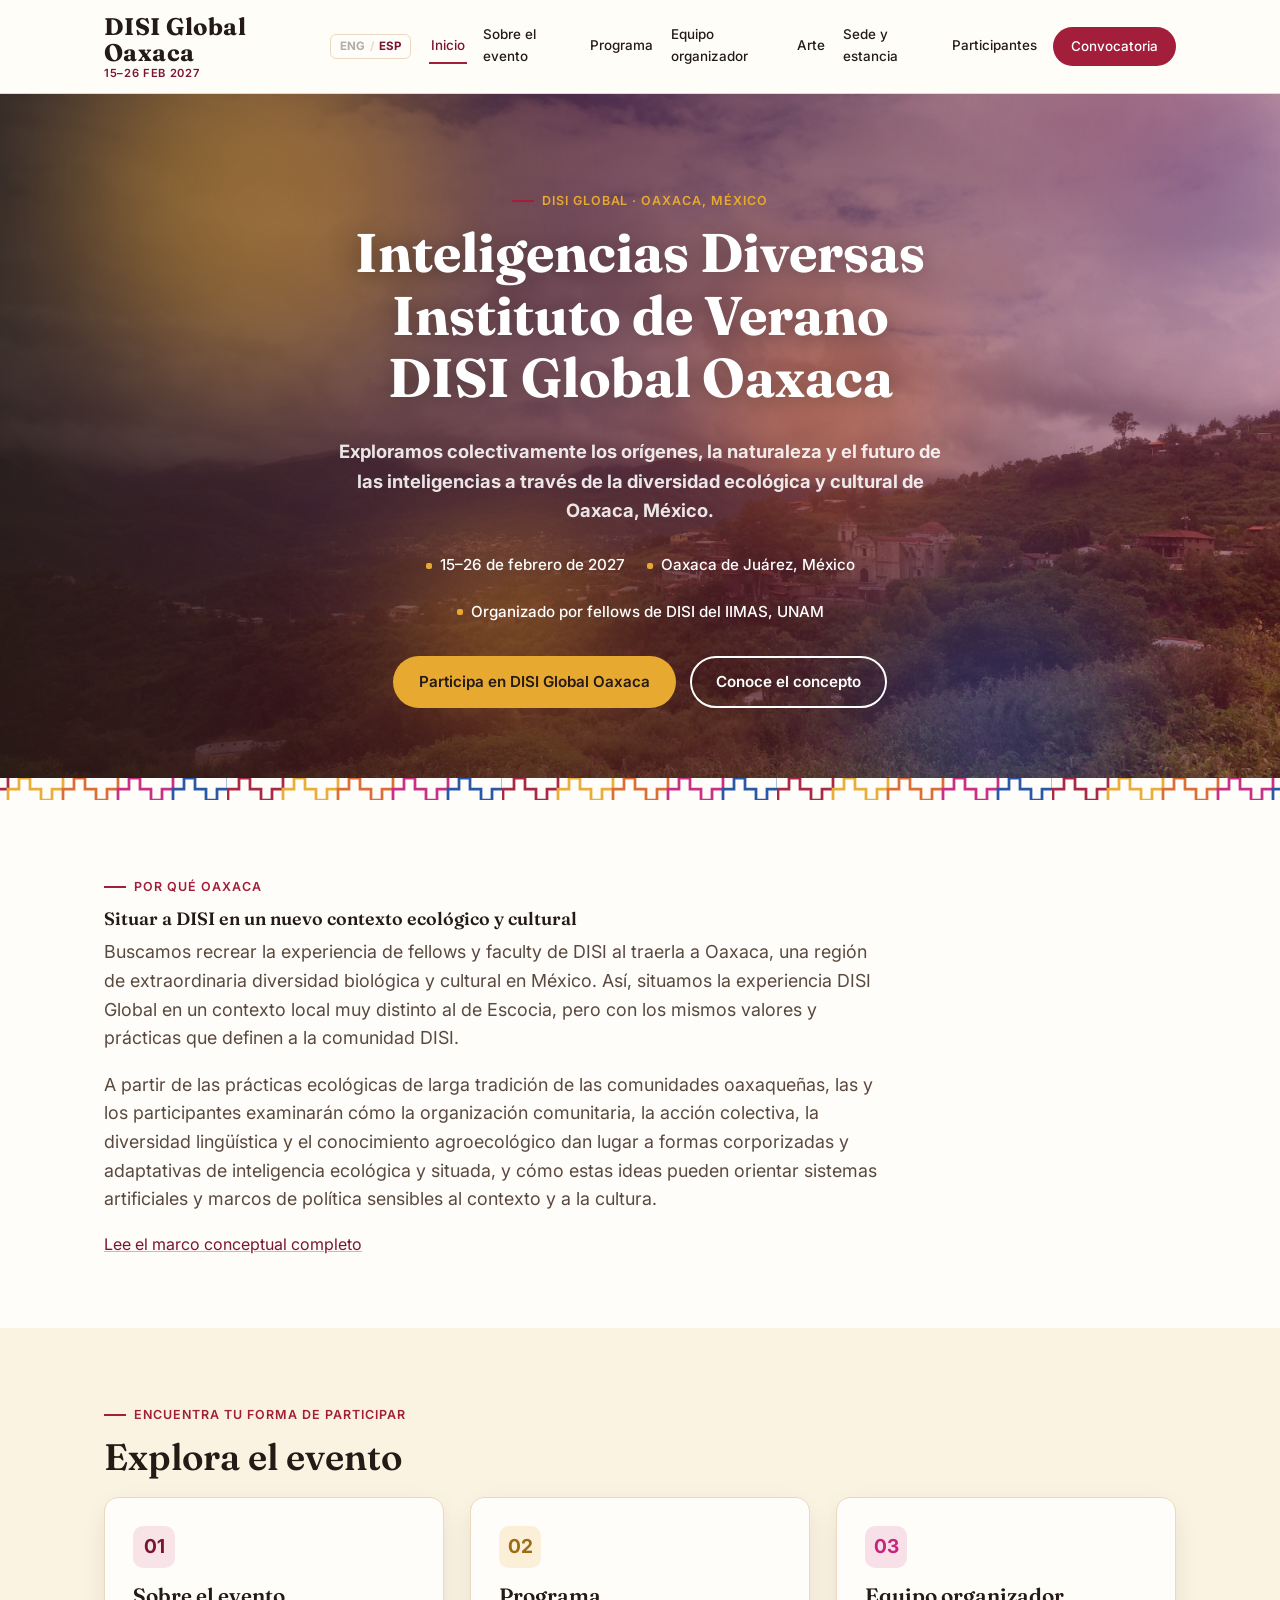
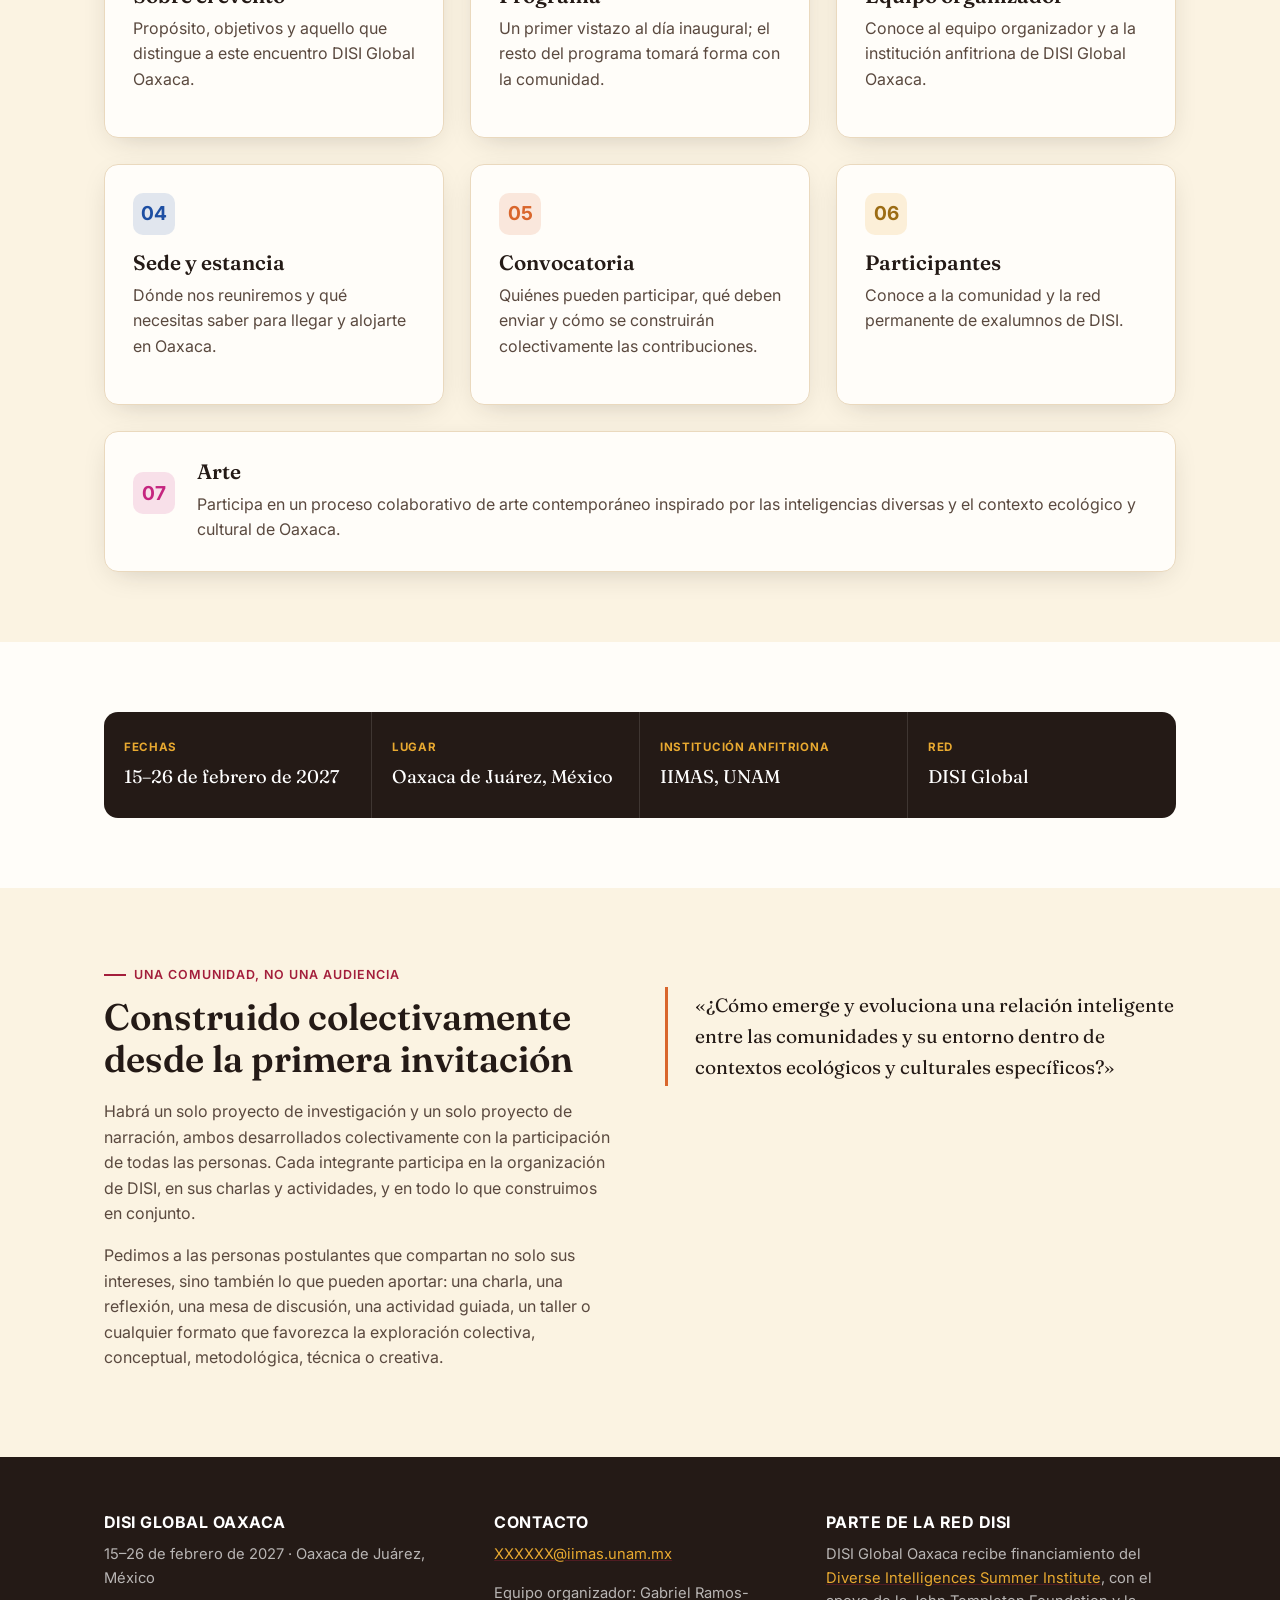
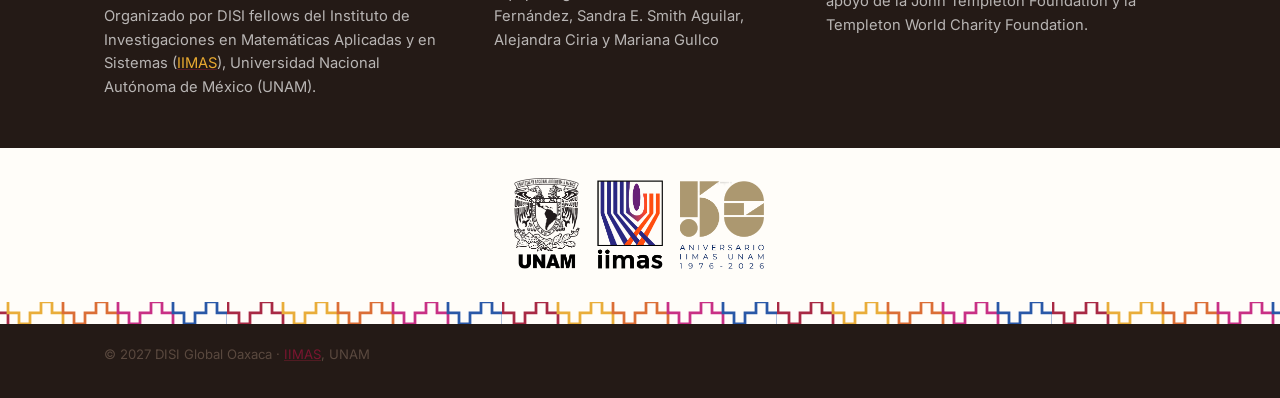
<file: index.html>
<!DOCTYPE html>
<html lang="es">
<head>
<meta charset="UTF-8">
<meta name="viewport" content="width=device-width, initial-scale=1.0">
<title>DISI Global Oaxaca — Diverse Intelligences Summer Institute</title>
<meta name="description" content="DISI Global Oaxaca (February 15–26, 2027) explores ecological and situated intelligence across biological, social, and artificial systems, grounded in the cultural and biological diversity of Oaxaca, Mexico.">
<link rel="icon" href="assets/favicon.svg" type="image/svg+xml">
<link rel="stylesheet" href="css/style.css">
</head>
<body>

<header class="site-header">
  <div class="container header-inner">
    <a href="index.html" class="brand">
      <span class="brand-mark">DISI Global Oaxaca</span>
      <span class="brand-sub">15–26 Feb 2027</span>
    </a>
    <button class="nav-toggle" aria-label="Toggle menu" aria-expanded="false">
      <span></span><span></span><span></span>
    </button>
    <nav class="site-nav">
      <a href="index.html">Home</a>
      <a href="about.html">About the Event</a>
      <a href="program.html">Program</a>
      <a href="organizers.html">Organizing Team</a>
      <a href="art.html">Art</a>
      <a href="venue.html">Venue &amp; Stay</a>
      <a href="participants.html">Participants</a>
      <a href="apply.html" class="nav-cta">Apply</a>
    </nav>
  </div>
</header>

<section class="hero">
  <div class="hero-media" aria-hidden="true">
    <span class="hero-image-layer is-visible"></span>
    <span class="hero-image-layer"></span>
  </div>
  <div class="hero-blobs" aria-hidden="true">
    <span class="hero-blob b1"></span>
    <span class="hero-blob b2"></span>
    <span class="hero-blob b3"></span>
    <span class="hero-blob b4"></span>
    <span class="hero-blob b5"></span>
  </div>
  <div class="container hero-inner">
    <span class="eyebrow" style="color:var(--marigold)">DISI Global · Oaxaca, Mexico</span>
    <h1>Diverse Intelligences<br>Summer Institute<br>DISI Global Oaxaca</h1>
    <p class="lede"><strong>Collectively exploring the origins, nature, and future of intelligences through the ecological and cultural diversity of Oaxaca, Mexico.</strong></p>
    <div class="meta-row">
      <span>February 15–26, 2027</span>
      <span>Oaxaca de Juárez, México</span>
      <span>Organized by DISI fellows from IIMAS, UNAM</span>
    </div>
    <div class="cta-row">
      <a href="apply.html" class="btn btn-primary on-hero">Apply to DISI Global Oaxaca</a>
      <a href="about.html" class="btn btn-outline on-dark">Explore the concept</a>
    </div>
  </div>
</section>
<div class="pattern-strip"></div>

<section>
  <div class="container">
    <span class="eyebrow">Why Oaxaca</span>
    <h2 class="lead-text">Situating DISI in a new ecological and cultural context</h2>
    <p class="lead-text">We aim to recreate the experience of DISI fellows and faculty by bringing it to Oaxaca, a region of extraordinary biological and cultural diversity in Mexico, situating the DISI Global experience in a local context that differs greatly from Scotland, while sharing the same values and practices that define the DISI community.</p>
    <p class="lead-text">Grounded in the long-standing ecological practices of Oaxacan communities, participants will examine how community organization, collective action, linguistic diversity, and agroecological knowledge give rise to embodied, adaptive forms of ecological and situated intelligence — and how these insights can inform context-sensitive, culturally responsive artificial systems and policy frameworks.</p>
    <a href="about.html">Read the full conceptual framework</a>
  </div>
</section>

<section class="section-alt">
  <div class="container">
    <span class="eyebrow">Find your way in</span>
    <h2>Explore the event</h2>
    <div class="grid grid-3">
      <a href="about.html" class="card" style="text-decoration:none;">
        <div class="card-icon">01</div>
        <h3>About the Event</h3>
        <p>Purpose, objectives, and what makes this DISI Global Oaxaca gathering distinct.</p>
      </a>
      <a href="program.html" class="card" style="text-decoration:none;">
        <div class="card-icon mustard">02</div>
        <h3>Program</h3>
        <p>A first look at the opening day, the rest of the program takes shape with the community.</p>
      </a>
      <a href="organizers.html" class="card" style="text-decoration:none;">
        <div class="card-icon magenta">03</div>
        <h3>Organizing Team</h3>
        <p>Meet the organizers and the DISI Global Oaxaca host institution.</p>
      </a>
      <a href="venue.html" class="card" style="text-decoration:none;">
        <div class="card-icon cobalt">04</div>
        <h3>Venue &amp; Stay</h3>
        <p>Where we'll gather, and what to know about getting to and staying in Oaxaca.</p>
      </a>
      <a href="apply.html" class="card" style="text-decoration:none;">
        <div class="card-icon terracotta">05</div>
        <h3>Apply</h3>
        <p>Who can apply, what to submit, and how contributions are shaped collectively.</p>
      </a>
      <a href="participants.html" class="card" style="text-decoration:none;">
        <div class="card-icon mustard">06</div>
        <h3>Participants</h3>
        <p>Meet the community, and learn about the lifelong DISI alumni network.</p>
      </a>
      <a href="art.html" class="card card-wide" style="text-decoration:none;">
        <div class="card-icon magenta">07</div>
        <div>
          <h3>Art</h3>
          <p>Join a collaborative contemporary art process shaped by diverse intelligences and the ecological and cultural context of Oaxaca.</p>
        </div>
      </a>
    </div>
  </div>
</section>

<section>
  <div class="container">
    <div class="facts-strip">
      <div class="fact"><div class="label">Dates</div><div class="value">February 15–26, 2027</div></div>
      <div class="fact"><div class="label">Location</div><div class="value">Oaxaca de Juárez, México</div></div>
      <div class="fact"><div class="label">Host</div><div class="value">IIMAS, UNAM</div></div>
      <div class="fact"><div class="label">Network</div><div class="value">DISI Global</div></div>
    </div>
  </div>
</section>

<section class="section-alt">
  <div class="container two-col">
    <div>
      <span class="eyebrow">A community, not an audience</span>
      <h2>Built collectively, from the first invitation</h2>
      <p>There is a single research project and a single storytelling project, both developed collectively, involving every participant. Everyone takes part in organizing DISI, in its talks and events, and in whatever is built together.</p>
      <p>Applicants are asked not only to share their interests, but what they can contribute: a talk, a reflection, a discussion table, a guided activity, a workshop or any format that supports collective, conceptual, methodological, technical, or creative exploration.</p>
    </div>
    <blockquote>
      "How does an intelligent relationship between communities and their environment emerge and evolve within specific ecological and cultural contexts?"
    </blockquote>
  </div>
</section>

<footer class="site-footer">
  <div class="container footer-inner">
    <div>
      <h3>DISI Global Oaxaca</h3>
      <p>February 15–26, 2027 · Oaxaca de Juárez, México</p>
      <p>Organized by DISI fellows from the Research Institute on Applied Mathematics and Systems (<a href="https://www.iimas.unam.mx/" target="_blank" rel="noopener noreferrer">IIMAS</a>), National Autonomous University of Mexico (UNAM).</p>
    </div>
    <div>
      <h3>Contact</h3>
      <p><a href="mailto:XXXXXX@iimas.unam.mx">XXXXXX@iimas.unam.mx</a></p>
      <p>Organizing team: Gabriel Ramos-Fernández, Sandra E. Smith Aguilar, Alejandra Ciria &amp; Mariana Gullco</p>
    </div>
    <div>
      <h3>Part of the DISI Network</h3>
      <p>DISI Global Oaxaca is funded by the <a href="https://disi.org/" target="_blank" rel="noopener noreferrer">Diverse Intelligences Summer Institute</a>, supported by the John Templeton Foundation and Templeton World Charity Foundation.</p>
    </div>
  </div>
  <div class="container footer-logo-row">
    <a href="https://www.iimas.unam.mx/" class="footer-logo-link" target="_blank" rel="noopener noreferrer" aria-label="IIMAS UNAM">
      <img src="assets/LOGO-IIMAS_50ANIV.png" alt="IIMAS UNAM 50 aniversario">
    </a>
  </div>
  <div class="footer-bottom container">
    <p>© 2027 DISI Global Oaxaca · <a href="https://www.iimas.unam.mx/" target="_blank" rel="noopener noreferrer">IIMAS</a>, UNAM</p>
  </div>
</footer>

<script src="js/i18n.js"></script>
<script src="js/main.js"></script>
</body>
</html>
</file>
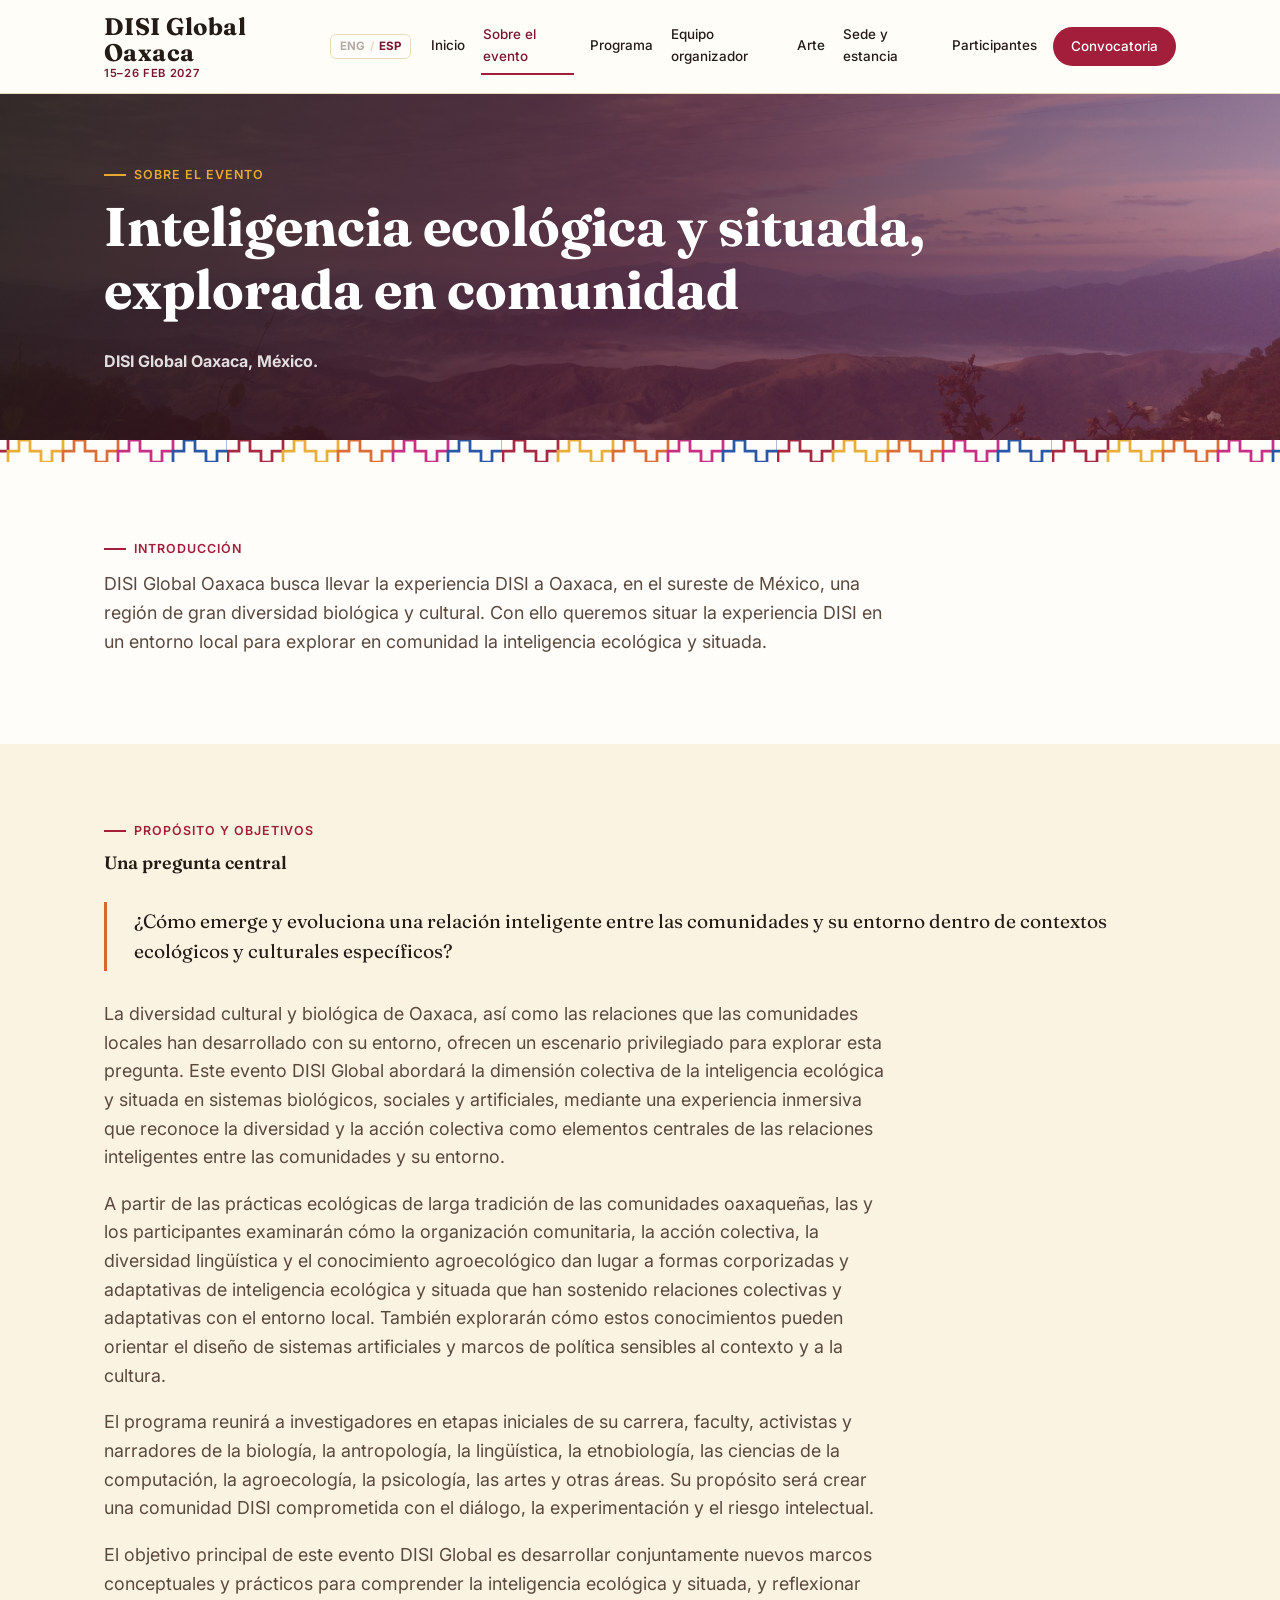
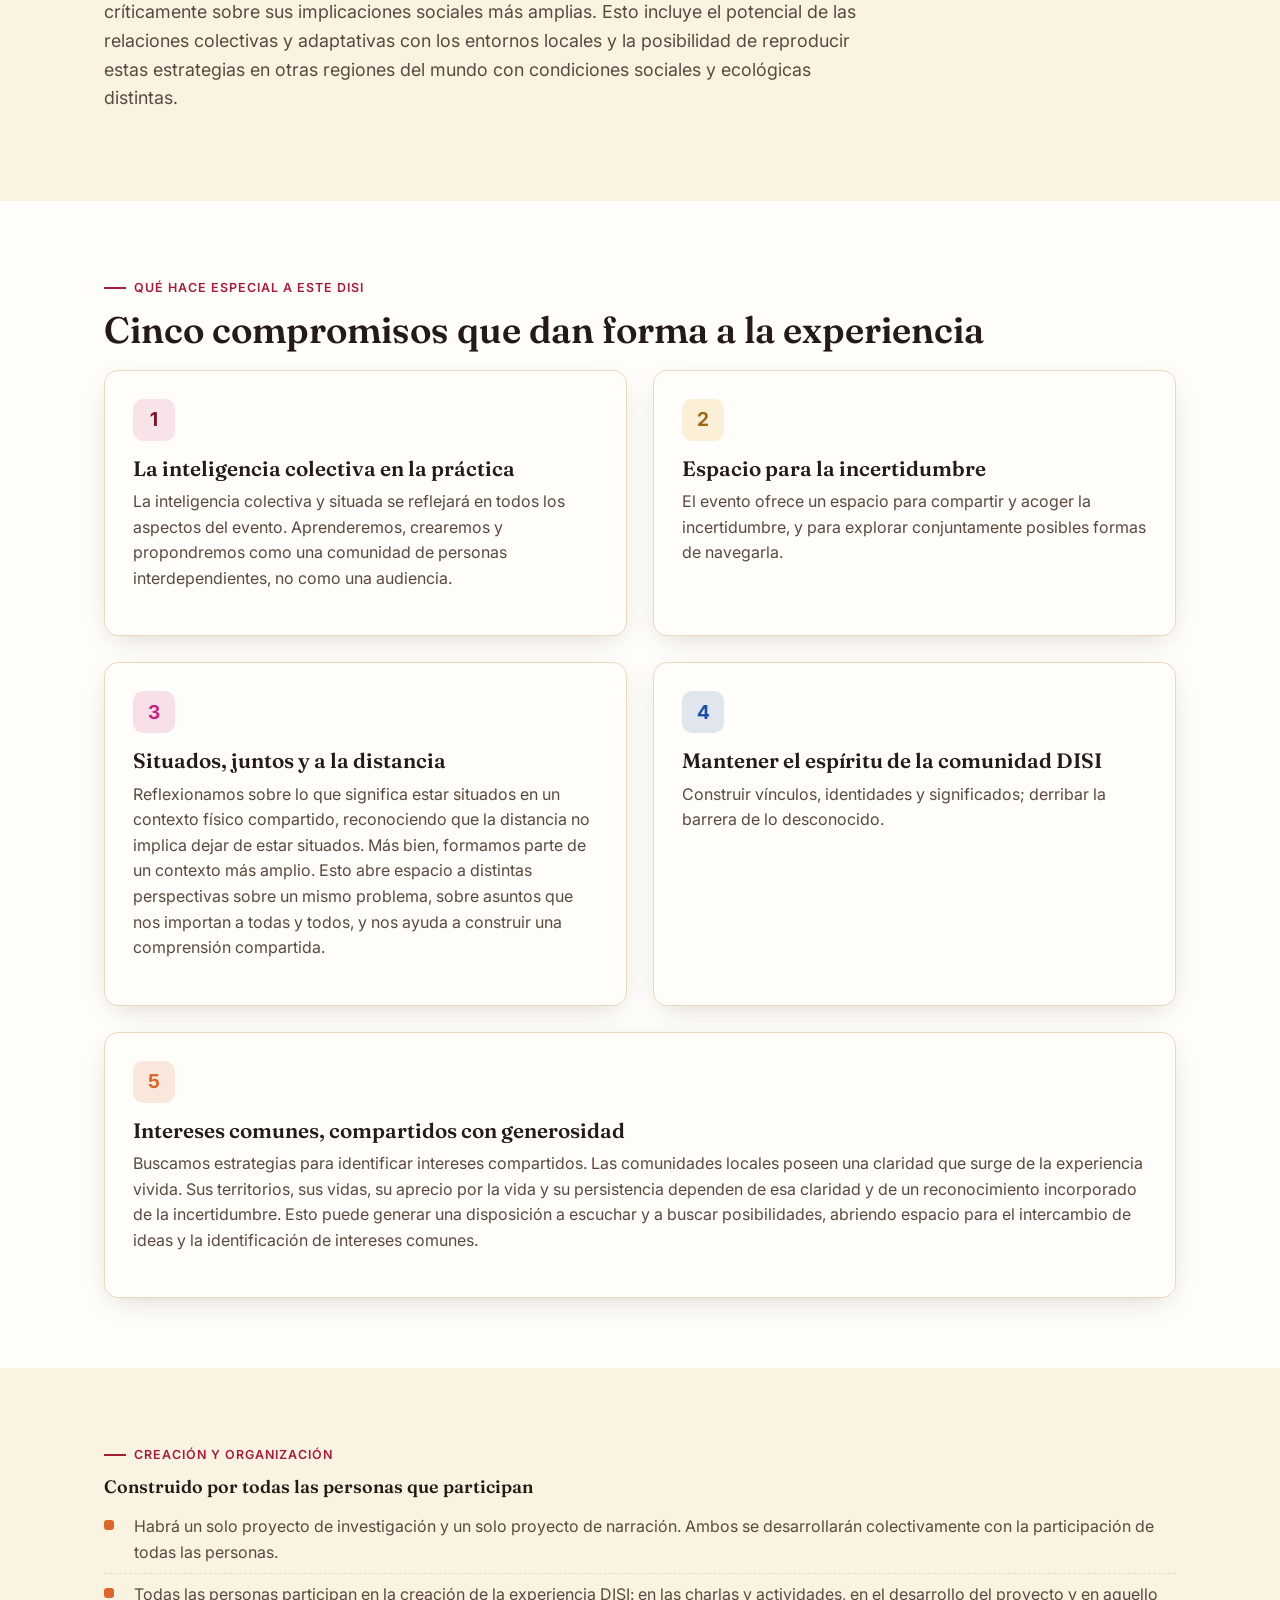
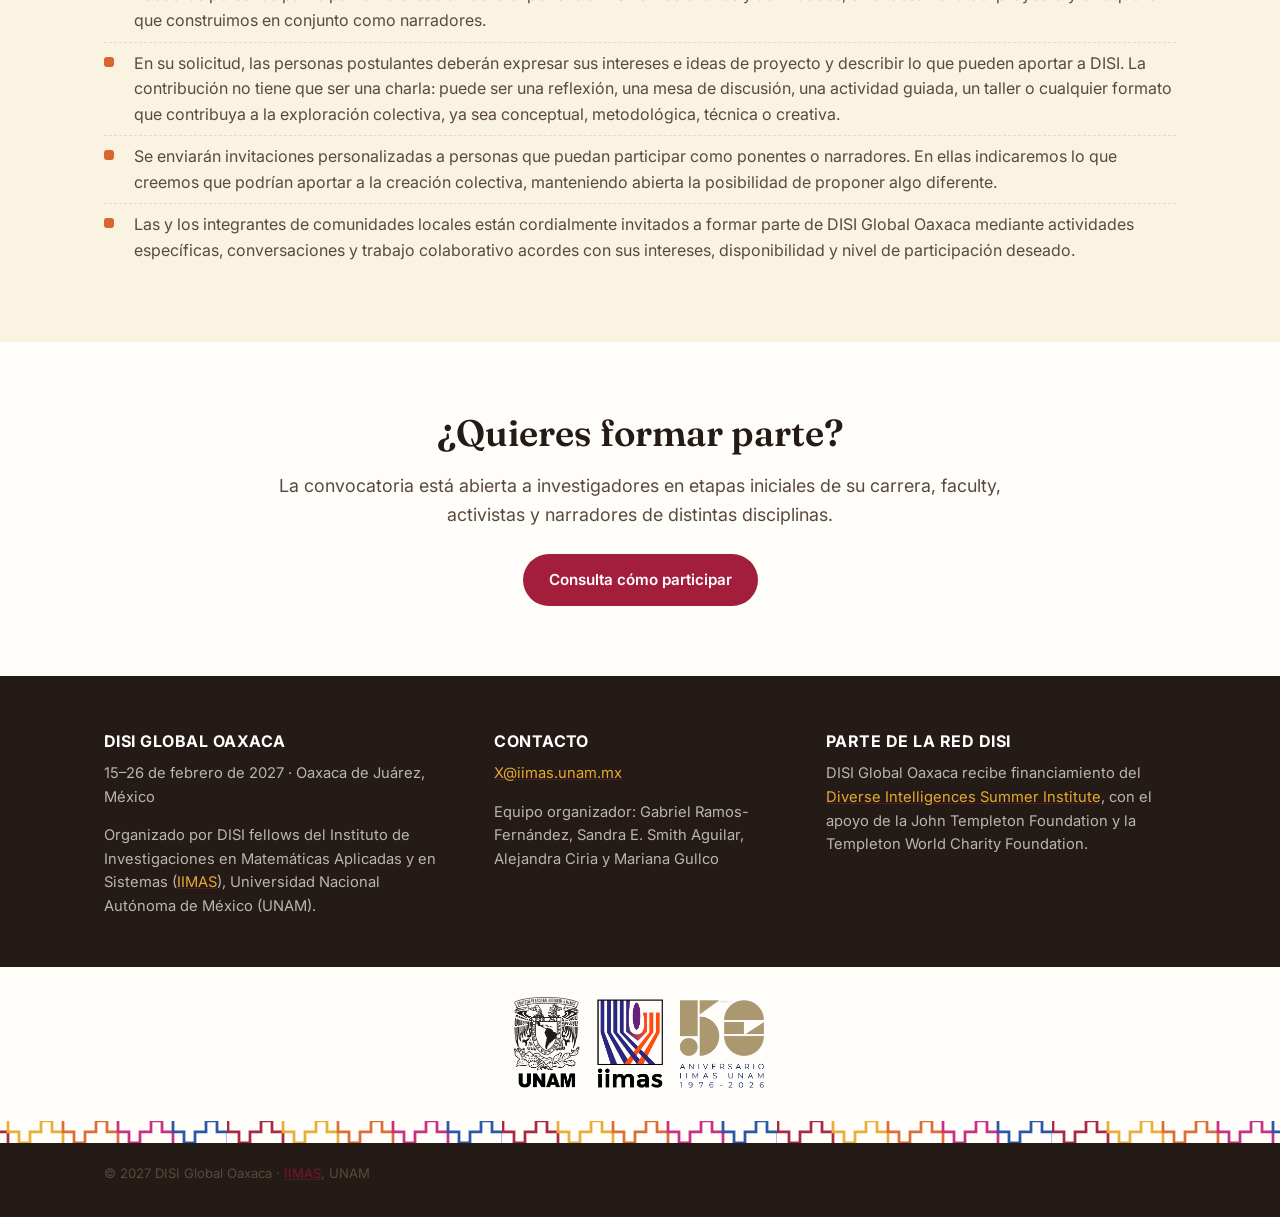
<file: about.html>
<!DOCTYPE html>
<html lang="es">
<head>
<meta charset="UTF-8">
<meta name="viewport" content="width=device-width, initial-scale=1.0">
<title>About the Event — DISI Global Oaxaca</title>
<meta name="description" content="The conceptual framework behind DISI Global Oaxaca: purpose, objectives, and what makes this DISI Global event distinct.">
<link rel="icon" href="assets/favicon.svg" type="image/svg+xml">
<link rel="stylesheet" href="css/style.css">
</head>
<body>

<header class="site-header">
  <div class="container header-inner">
    <a href="index.html" class="brand">
      <span class="brand-mark">DISI Global Oaxaca</span>
      <span class="brand-sub">15–26 Feb 2027</span>
    </a>
    <button class="nav-toggle" aria-label="Toggle menu" aria-expanded="false">
      <span></span><span></span><span></span>
    </button>
    <nav class="site-nav">
      <a href="index.html">Home</a>
      <a href="about.html">About the Event</a>
      <a href="program.html">Program</a>
      <a href="organizers.html">Organizing Team</a>
      <a href="art.html">Art</a>
      <a href="venue.html">Venue &amp; Stay</a>
      <a href="participants.html">Participants</a>
      <a href="apply.html" class="nav-cta">Apply</a>
    </nav>
  </div>
</header>

<section class="page-hero">
  <div class="container">
    <span class="eyebrow">About the event</span>
    <h1>Ecological and situated intelligence, explored in community</h1>
    <p><strong>DISI Global Oaxaca, México.</strong></p>
  </div>
</section>
<div class="pattern-strip"></div>

<section>
  <div class="container">
    <span class="eyebrow">Introduction</span>
    <p class="lead-text">DISI Global Oaxaca aims to bring the DISI experience to Oaxaca, in southeastern Mexico, a region with a rich biological and cultural diversity. In doing so, we aim to situate the DISI experience in a local setting to explore in community ecological and situated intelligence.</p>
  </div>
</section>

<section class="section-alt">
  <div class="container">
    <span class="eyebrow">Purpose and objectives</span>
    <h2 class="lead-text">A central question</h2>
    <blockquote>How does an intelligent relationship between communities and their environment emerge and evolve within specific ecological and cultural contexts?</blockquote>
    <p class="lead-text">The cultural and biological diversity in Oaxaca, as well as the relationships local communities have developed with their environment, provide a powerful setting for exploring this question. This DISI Global event will explore the collective dimension of ecological and situated intelligence across biological, social, and artificial systems, creating an immersive DISI experience that highlights diversity and collective action as central to intelligent relationships between communities and their environment.</p>
    <p class="lead-text">Grounded in the long-standing ecological practices of Oaxacan communities, participants will examine how community organization, collective action, linguistic diversity, and agroecological knowledge give rise to embodied, adaptive forms of ecological and situated intelligence that have sustained collective, adaptive relationships with the local environment — and how these insights can inform the design of context-sensitive and culturally responsive artificial systems and related policy frameworks.</p>
    <p class="lead-text">Bringing together early-career scholars, senior faculty, activists, and storytellers from biology, anthropology, linguistics, ethnobiology, computer science, agroecology, psychology, the arts, and beyond, the program will be designed to create a DISI community committed to dialogue, experimentation, and intellectual risk-taking.</p>
    <p class="lead-text">The main aim of this DISI Global event is to co-develop new conceptual and practical frameworks for understanding ecological and situated intelligence, while critically reflecting on their broader societal implications — including the potential for collective, adaptive relationships with local environments, and the replicability of these strategies in other regions of the world with different social and ecological conditions.</p>
  </div>
</section>

<section>
  <div class="container">
    <span class="eyebrow">What makes this DISI special</span>
    <h2>Five commitments that shape the experience</h2>
    <div class="grid grid-2">
      <div class="card">
        <div class="card-icon">1</div>
        <h3>Collective intelligence in practice</h3>
        <p>Collective and situated intelligence will be reflected in every aspect of the event, where learning, creating and proposing will be done as a community of inter-dependent individuals, not as an audience.</p>
      </div>
      <div class="card">
        <div class="card-icon mustard">2</div>
        <h3>Space for uncertainty</h3>
        <p>The event offers a space to share and embrace uncertainty, and to explore, together, possible ways of navigating it.</p>
      </div>
      <div class="card">
        <div class="card-icon magenta">3</div>
        <h3>Situated, together and apart</h3>
        <p>We reflect on what it means to be situated in a shared physical context, while recognizing that distance doesn't mean we stop being situated. Rather, we are situated within a broader context. That makes room for different perspectives on the same problem, on things that matter to all of us, and helps us develop a shared understanding.</p>
      </div>
      <div class="card">
        <div class="card-icon cobalt">4</div>
        <h3>Maintaining the spirit of the DISI community</h3>
        <p>Building bonds, identities, and meanings; breaking down the barrier of the unfamiliar.</p>
      </div>
      <div class="card" style="grid-column: span 2;">
        <div class="card-icon terracotta">5</div>
        <h3>Aligned interests, generously shared</h3>
        <p>We look for strategies to identify shared interests. Local communities hold a clarity that comes from lived experience. Their territories, their lives, their appreciation of life, and their persistence depend on such clarity and an encoded acknowledgement of uncertainty which can generate a disposition to listen, to forage for possibilities, opening space for the exchange of ideas and the identification of aligned interests.</p>
      </div>
    </div>
  </div>
</section>

<section class="section-alt">
  <div class="container">
    <span class="eyebrow">Creation and organization</span>
    <h2 class="lead-text">Built by everyone who participates</h2>
    <ul class="checklist">
      <li>There will be a single research project and a single storytelling project. Both will be developed collectively, involving all participants.</li>
      <li>Everyone takes part in creating the DISI experience — the talks and events that take place, as well as the development of the project and whatever is built together as storytellers.</li>
      <li>In their application, applicants should not only state their interests and project ideas, but also describe what they can contribute to DISI. This contribution need not be a talk, it can be a reflection, a discussion table, a guided activity, a workshop, or any format that contributes to collective exploration: conceptual, methodological, technical, or creative.</li>
      <li>Personalized invitations will be extended to people who could take part as speakers or storytellers, indicating what we believe they could contribute to the collective creation, while allowing for the possibility of proposing something different.</li>
      <li>Local community members are warmly invited to be part of DISI Global Oaxaca through specific activities, conversations, and collaborative work that match their interests, availability, and desired level of involvement.</li>
    </ul>
  </div>
</section>

<section>
  <div class="container" style="text-align:center;">
    <h2>Ready to be part of it?</h2>
    <p class="lead-text" style="margin:0 auto 24px;">Applications are open to early-career scholars, senior faculty, activists, and storytellers across disciplines.</p>
    <a href="apply.html" class="btn btn-primary">See how to apply</a>
  </div>
</section>

<footer class="site-footer">
  <div class="container footer-inner">
    <div>
      <h3>DISI Global Oaxaca</h3>
      <p>February 15–26, 2027 · Oaxaca de Juárez, México</p>
      <p>Organized by DISI fellows from the Research Institute on Applied Mathematics and Systems (<a href="https://www.iimas.unam.mx/" target="_blank" rel="noopener noreferrer">IIMAS</a>), National Autonomous University of Mexico (UNAM).</p>
    </div>
    <div>
      <h3>Contact</h3>
      <p><a href="mailto: X@iimas.unam.mx">X@iimas.unam.mx</a></p>
      <p>Organizing team: Gabriel Ramos-Fernández, Sandra E. Smith Aguilar, Alejandra Ciria &amp; Mariana Gullco</p>
    </div>
    <div>
      <h3>Part of the DISI Network</h3>
      <p>DISI Global Oaxaca is funded by the <a href="https://disi.org/" target="_blank" rel="noopener noreferrer">Diverse Intelligences Summer Institute</a>, supported by the John Templeton Foundation and Templeton World Charity Foundation.</p>
    </div>
  </div>
  <div class="container footer-logo-row">
    <a href="https://www.iimas.unam.mx/" class="footer-logo-link" target="_blank" rel="noopener noreferrer" aria-label="IIMAS UNAM">
      <img src="assets/LOGO-IIMAS_50ANIV.png" alt="IIMAS UNAM 50 aniversario">
    </a>
  </div>
  <div class="footer-bottom container">
    <p>© 2027 DISI Global Oaxaca · <a href="https://www.iimas.unam.mx/" target="_blank" rel="noopener noreferrer">IIMAS</a>, UNAM</p>
  </div>
</footer>

<script src="js/i18n.js"></script>
<script src="js/main.js"></script>
</body>
</html>
</file>
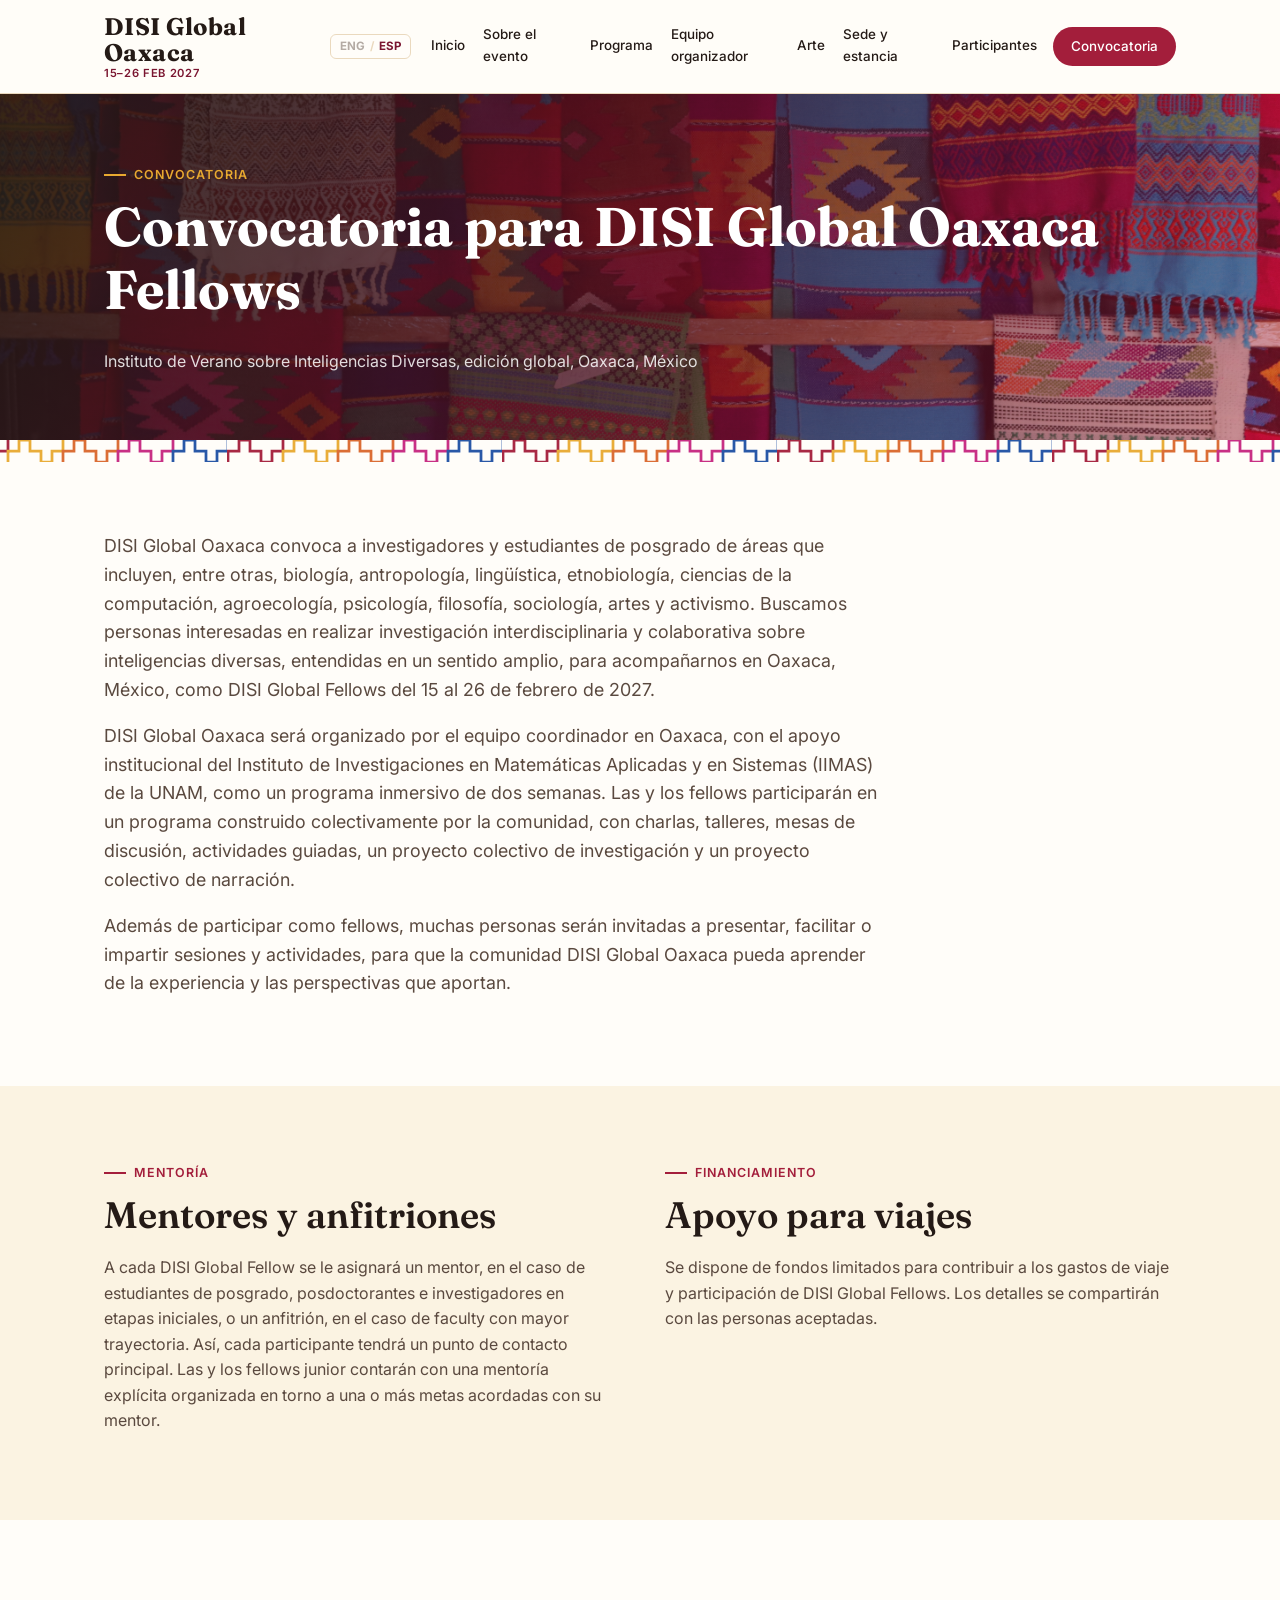
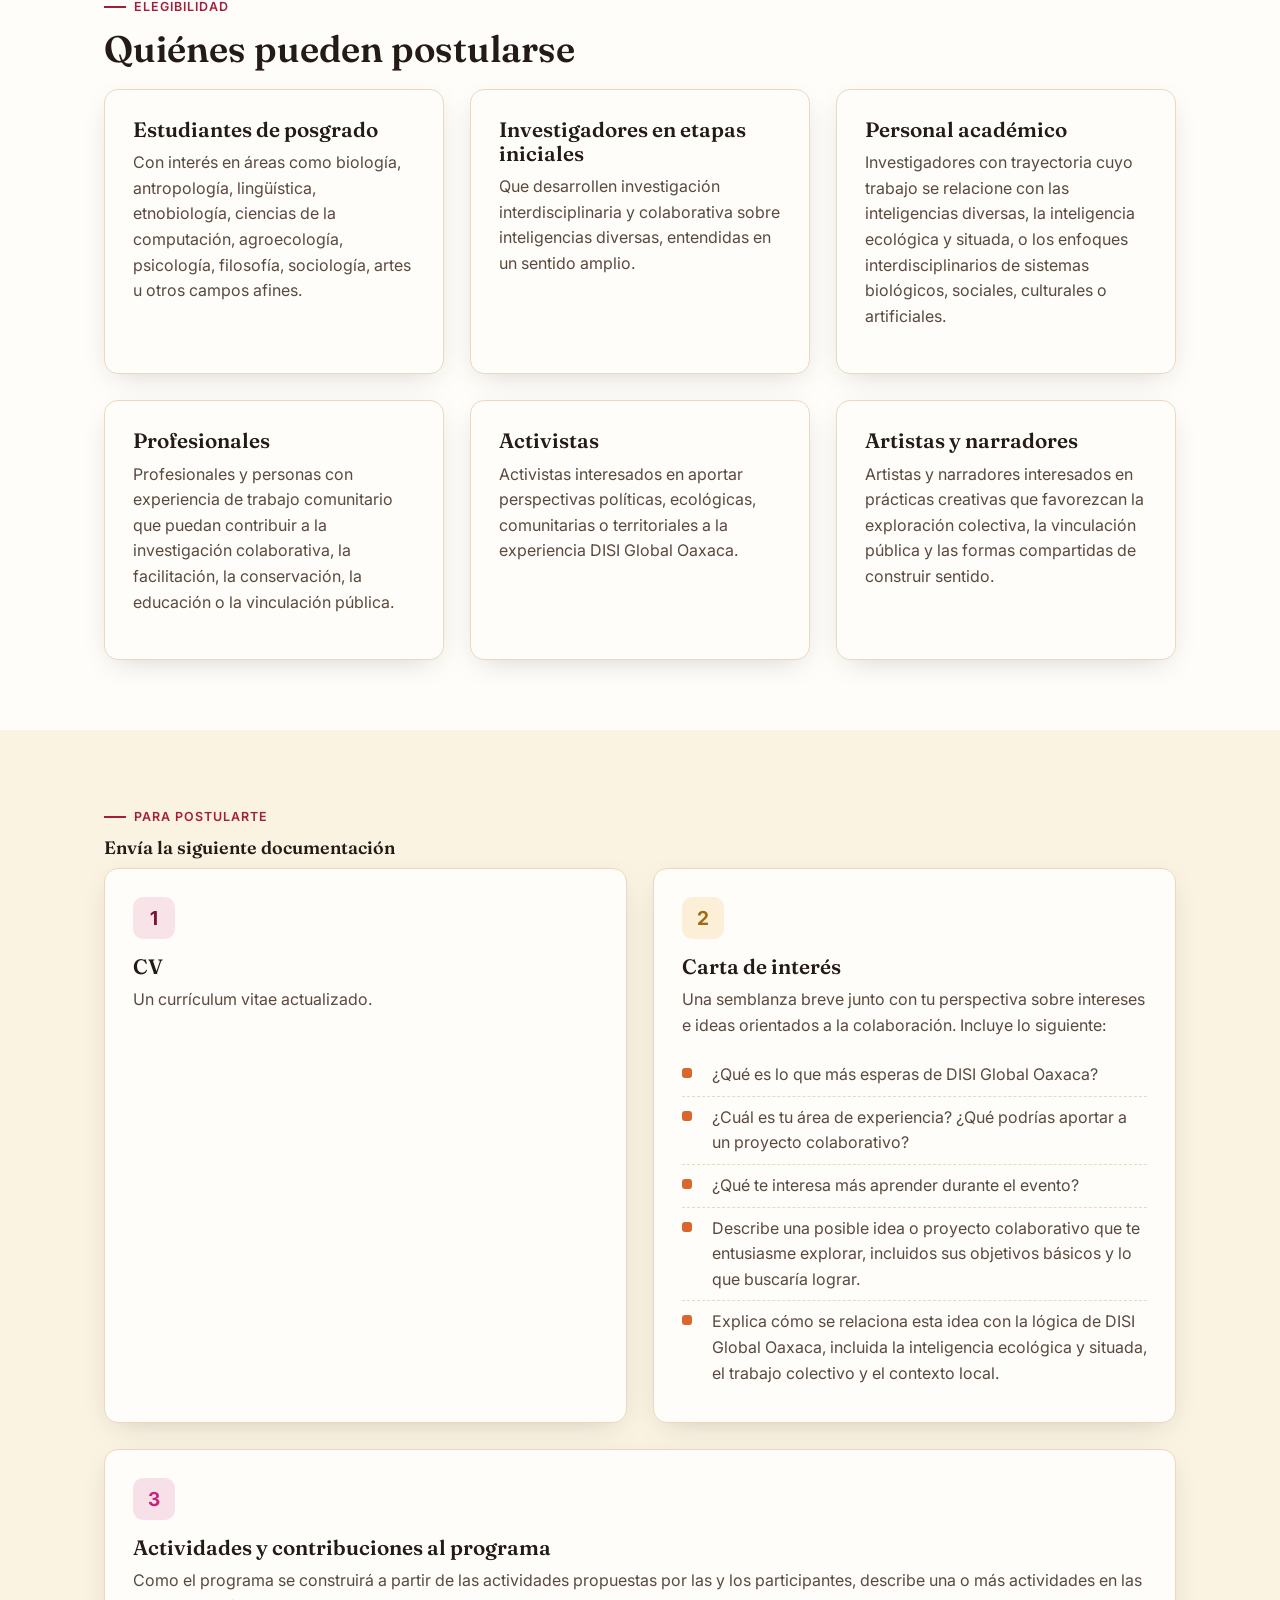
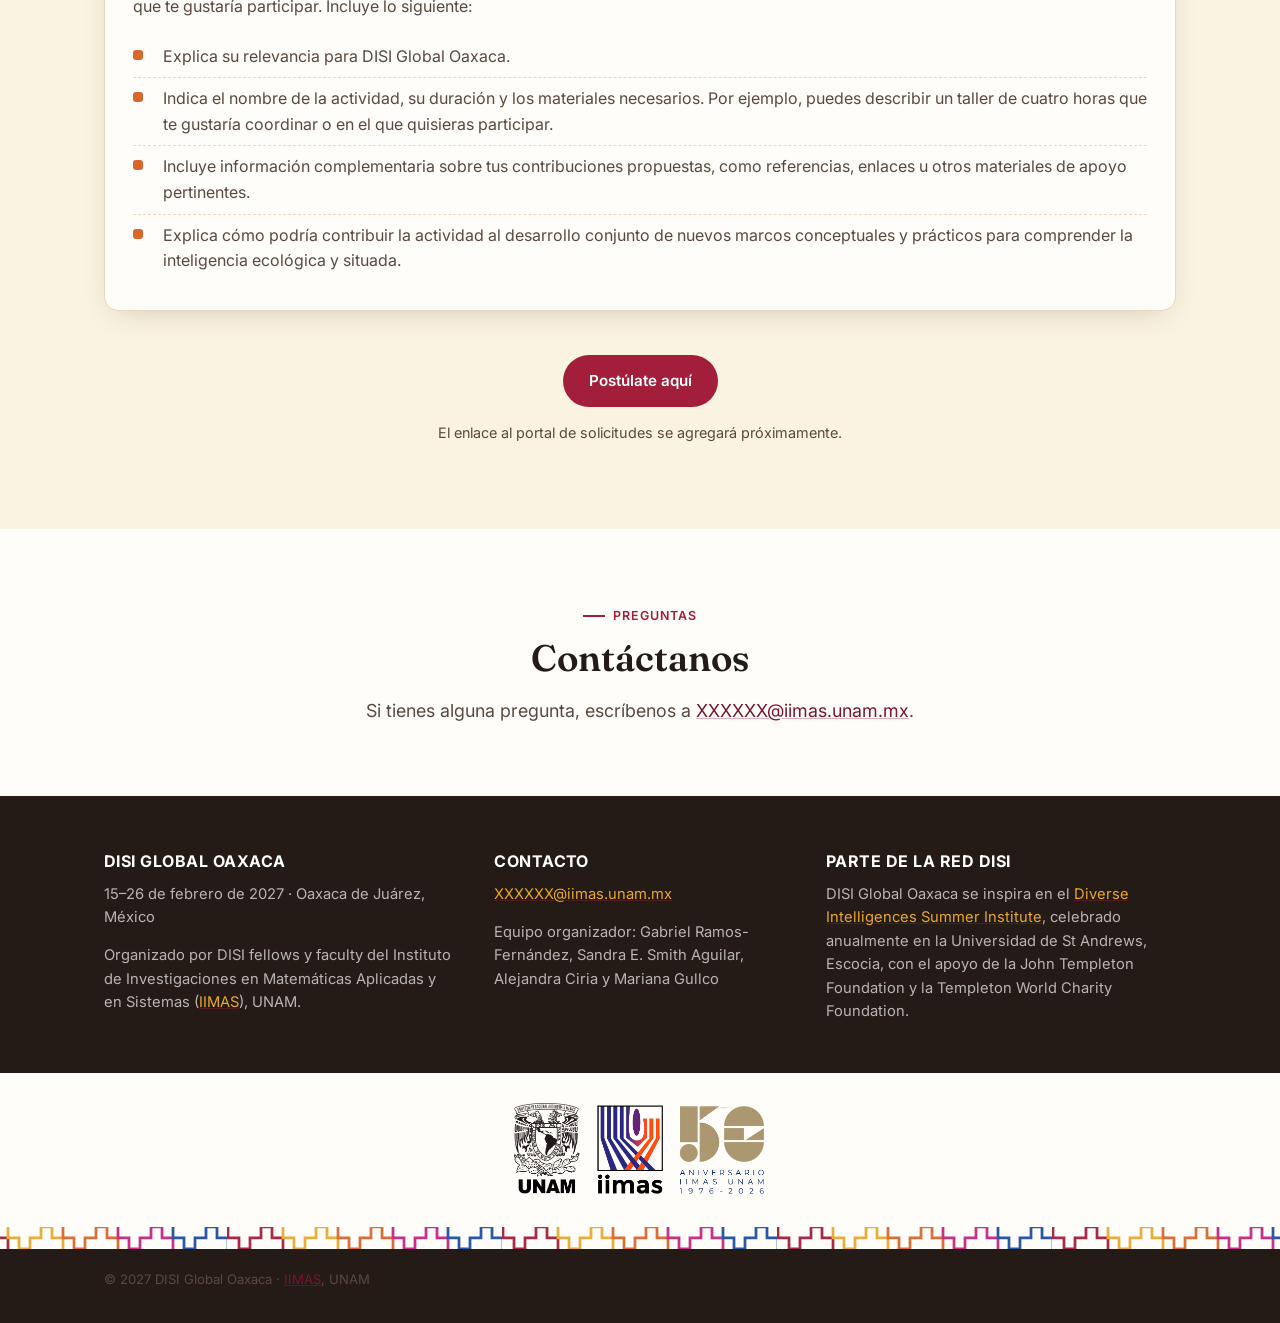
<file: apply.html>
<!DOCTYPE html>
<html lang="es">
<head>
<meta charset="UTF-8">
<meta name="viewport" content="width=device-width, initial-scale=1.0">
<title>Apply | DISI Global Oaxaca</title>
<meta name="description" content="How to apply to become a DISI Global Oaxaca Fellow, eligibility, mentorship, application materials, and deadlines.">
<link rel="icon" href="assets/favicon.svg" type="image/svg+xml">
<link rel="stylesheet" href="css/style.css">
</head>
<body>

<header class="site-header">
  <div class="container header-inner">
    <a href="index.html" class="brand">
      <span class="brand-mark">DISI Global Oaxaca</span>
      <span class="brand-sub">15–26 Feb 2027</span>
    </a>
    <button class="nav-toggle" aria-label="Toggle menu" aria-expanded="false">
      <span></span><span></span><span></span>
    </button>
    <nav class="site-nav">
      <a href="index.html">Home</a>
      <a href="about.html">About the Event</a>
      <a href="program.html">Program</a>
      <a href="organizers.html">Organizing Team</a>
      <a href="art.html">Art</a>
      <a href="venue.html">Venue &amp; Stay</a>
      <a href="participants.html">Participants</a>
      <a href="apply.html" class="nav-cta">Apply</a>
    </nav>
  </div>
</header>

<section class="page-hero">
  <div class="container">
    <span class="eyebrow">Apply</span>
    <h1>DISI Global Oaxaca Fellow Application</h1>
    <p>Diverse Intelligences Summer Institute, Global Edition, Oaxaca, México</p>
  </div>
</section>
<div class="pattern-strip"></div>

<section>
  <div class="container">
    <p class="lead-text">DISI Global Oaxaca is seeking researchers and graduate students in fields including, but not limited to, biology, anthropology, linguistics, ethnobiology, computer science, agroecology, psychology, philosophy, sociology, the arts, and activism, who are interested in pursuing interdisciplinary, collaborative research on diverse intelligences, broadly construed, to join us in Oaxaca, México, as DISI Global Fellows from February 15 to 26, 2027.</p>
    <p class="lead-text">DISI Global Oaxaca will be hosted by the organizing team in Oaxaca, with institutional support from the Research Institute in Applied Mathematics and Systems (IIMAS), UNAM, for an immersive two-week program. Fellows will take part in a program shaped collectively by the community, including talks, workshops, discussion tables, guided activities, and a shared collective research project and storytelling project.</p>
    <p class="lead-text">In addition to participating as fellows, many participants will be invited to serve as presenters, facilitators, or instructors for sessions and activities, so that the DISI Global Oaxaca community can learn from the expertise and perspectives they bring.</p>
  </div>
</section>

<section class="section-alt">
  <div class="container two-col">
    <div>
      <span class="eyebrow">Mentorship</span>
      <h2>Mentors &amp; hosts</h2>
      <p>All DISI Global Fellows will be assigned a mentor (for graduate students, postdocs, and early-career researchers) or a host (for senior faculty), ensuring every participant has a primary point of contact. Junior fellows will have the opportunity for explicit mentorship, organized around one or more goals established in conversation with their mentor.</p>
    </div>
    <div>
      <span class="eyebrow">Funding</span>
      <h2>Travel support</h2>
      <p>Limited funds are available to help cover travel and participation costs for DISI Global Fellows. Details will be shared with accepted applicants.</p>
    </div>
  </div>
</section>

<section>
  <div class="container">
    <span class="eyebrow">Eligibility</span>
    <h2>Who can apply</h2>
    <div class="grid grid-3">
      <div class="card">
        <h3>Graduate students</h3>
        <p>With interest in fields including biology, anthropology, linguistics, ethnobiology, computer science, agroecology, psychology, philosophy, sociology, the arts, or related areas.</p>
      </div>
      <div class="card">
        <h3>Early-career researchers</h3>
        <p>Pursuing interdisciplinary and collaborative research on diverse intelligences, broadly construed.</p>
      </div>
      <div class="card">
        <h3>Faculty</h3>
        <p>Senior scholars whose work connects to diverse intelligences, ecological and situated intelligence, or interdisciplinary approaches to biological, social, cultural, or artificial systems.</p>
      </div>
      <div class="card">
        <h3>Practitioners</h3>
        <p>Professionals and community-based practitioners whose experience can contribute to collaborative research, facilitation, conservation, education, or public engagement.</p>
      </div>
      <div class="card">
        <h3>Activists</h3>
        <p>Activists interested in contributing political, ecological, community-centered, or territorial perspectives to the DISI Global Oaxaca experience.</p>
      </div>
      <div class="card">
        <h3>Artists &amp; storytellers</h3>
        <p>Artists and storytellers interested in creative practices that support collective exploration, public engagement, and shared ways of making sense.</p>
      </div>
    </div>
  </div>
</section>

<section class="section-alt">
  <div class="container">
    <span class="eyebrow">To apply</span>
    <h2 class="lead-text">Submit the following documentation</h2>
    <div class="grid grid-2" style="align-items:stretch;">
      <div class="card">
        <div class="card-icon">1</div>
        <h3>CV</h3>
        <p>A current curriculum vitae.</p>
      </div>
      <div class="card">
        <div class="card-icon mustard">2</div>
        <h3>Letter of interest</h3>
        <p>A short bio, together with your perspective on collaboration-oriented interests and ideas. Please address:</p>
        <ul class="checklist">
          <li>What are you most looking forward to at DISI Global Oaxaca?</li>
          <li>What is your expertise? What could you contribute to a collaborative project?</li>
          <li>What are you most interested in learning during the event?</li>
          <li>Describe one possible collaborative idea or project you would be excited to explore, including its basic objectives and what it would seek to achieve.</li>
          <li>Explain how this idea connects with the logic of DISI Global Oaxaca, including ecological and situated intelligence, collective work, and the local context.</li>
        </ul>
      </div>
      <div class="card" style="grid-column: span 2;">
        <div class="card-icon magenta">3</div>
        <h3>Program activities and contributions</h3>
        <p>Because the program will be built from participants' proposed activities, describe one or more possible program activities you would like to participate in. Please address:</p>
        <ul class="checklist">
          <li>Explain the relevance for DISI Global Oaxaca.</li>
          <li>Provide the name of the activity, duration, and materials needed. For example, you might describe a workshop of 4 hours you'd like to lead or participate in.</li>
          <li>Provide complementary information about your proposed contributions, such as relevant references, links, or other supporting materials.</li>
          <li>Explain how the activity could contribute to co-develop new conceptual and practical frameworks for understanding ecological and situated intelligence.</li>
        </ul>
      </div>
    </div>

    <div style="text-align:center; margin-top:44px;">
      <a href="mailto:XXXXXX@iimas.unam.mx?subject=DISI%20Global%20Oaxaca%20Application" class="btn btn-primary">Apply here</a>
      <p style="margin-top:14px; font-size:0.9rem;">Application portal link to be added.</p>
    </div>
  </div>
</section>

<section>
  <div class="container" style="text-align:center;">
    <span class="eyebrow">Questions</span>
    <h2>Get in touch</h2>
    <p class="lead-text" style="margin:0 auto;">If you have any questions, please reach out to <a href="mailto:XXXXXX@iimas.unam.mx">XXXXXX@iimas.unam.mx</a>.</p>
  </div>
</section>

<footer class="site-footer">
  <div class="container footer-inner">
    <div>
      <h3>DISI Global Oaxaca</h3>
      <p>February 15–26, 2027 · Oaxaca de Juárez, México</p>
      <p>Organized by DISI fellows and faculty from the Research Institute in Applied Mathematics and Systems (<a href="https://www.iimas.unam.mx/" target="_blank" rel="noopener noreferrer">IIMAS</a>), UNAM.</p>
    </div>
    <div>
      <h3>Contact</h3>
      <p><a href="mailto:XXXXXX@iimas.unam.mx">XXXXXX@iimas.unam.mx</a></p>
      <p>Organizing team: Gabriel Ramos-Fernández, Sandra E. Smith Aguilar, Alejandra Ciria &amp; Mariana Gullco</p>
    </div>
    <div>
      <h3>Part of the DISI Network</h3>
      <p>DISI Global Oaxaca is inspired by the <a href="https://disi.org/" target="_blank" rel="noopener noreferrer">Diverse Intelligences Summer Institute</a>, held annually at the University of St Andrews, Scotland, and supported by the John Templeton Foundation and Templeton World Charity Foundation.</p>
    </div>
  </div>
  <div class="container footer-logo-row">
    <a href="https://www.iimas.unam.mx/" class="footer-logo-link" target="_blank" rel="noopener noreferrer" aria-label="IIMAS UNAM">
      <img src="assets/LOGO-IIMAS_50ANIV.png" alt="IIMAS UNAM 50 aniversario">
    </a>
  </div>
  <div class="footer-bottom container">
    <p>© 2027 DISI Global Oaxaca · <a href="https://www.iimas.unam.mx/" target="_blank" rel="noopener noreferrer">IIMAS</a>, UNAM</p>
  </div>
</footer>

<script src="js/i18n.js"></script>
<script src="js/main.js"></script>
</body>
</html>
</file>
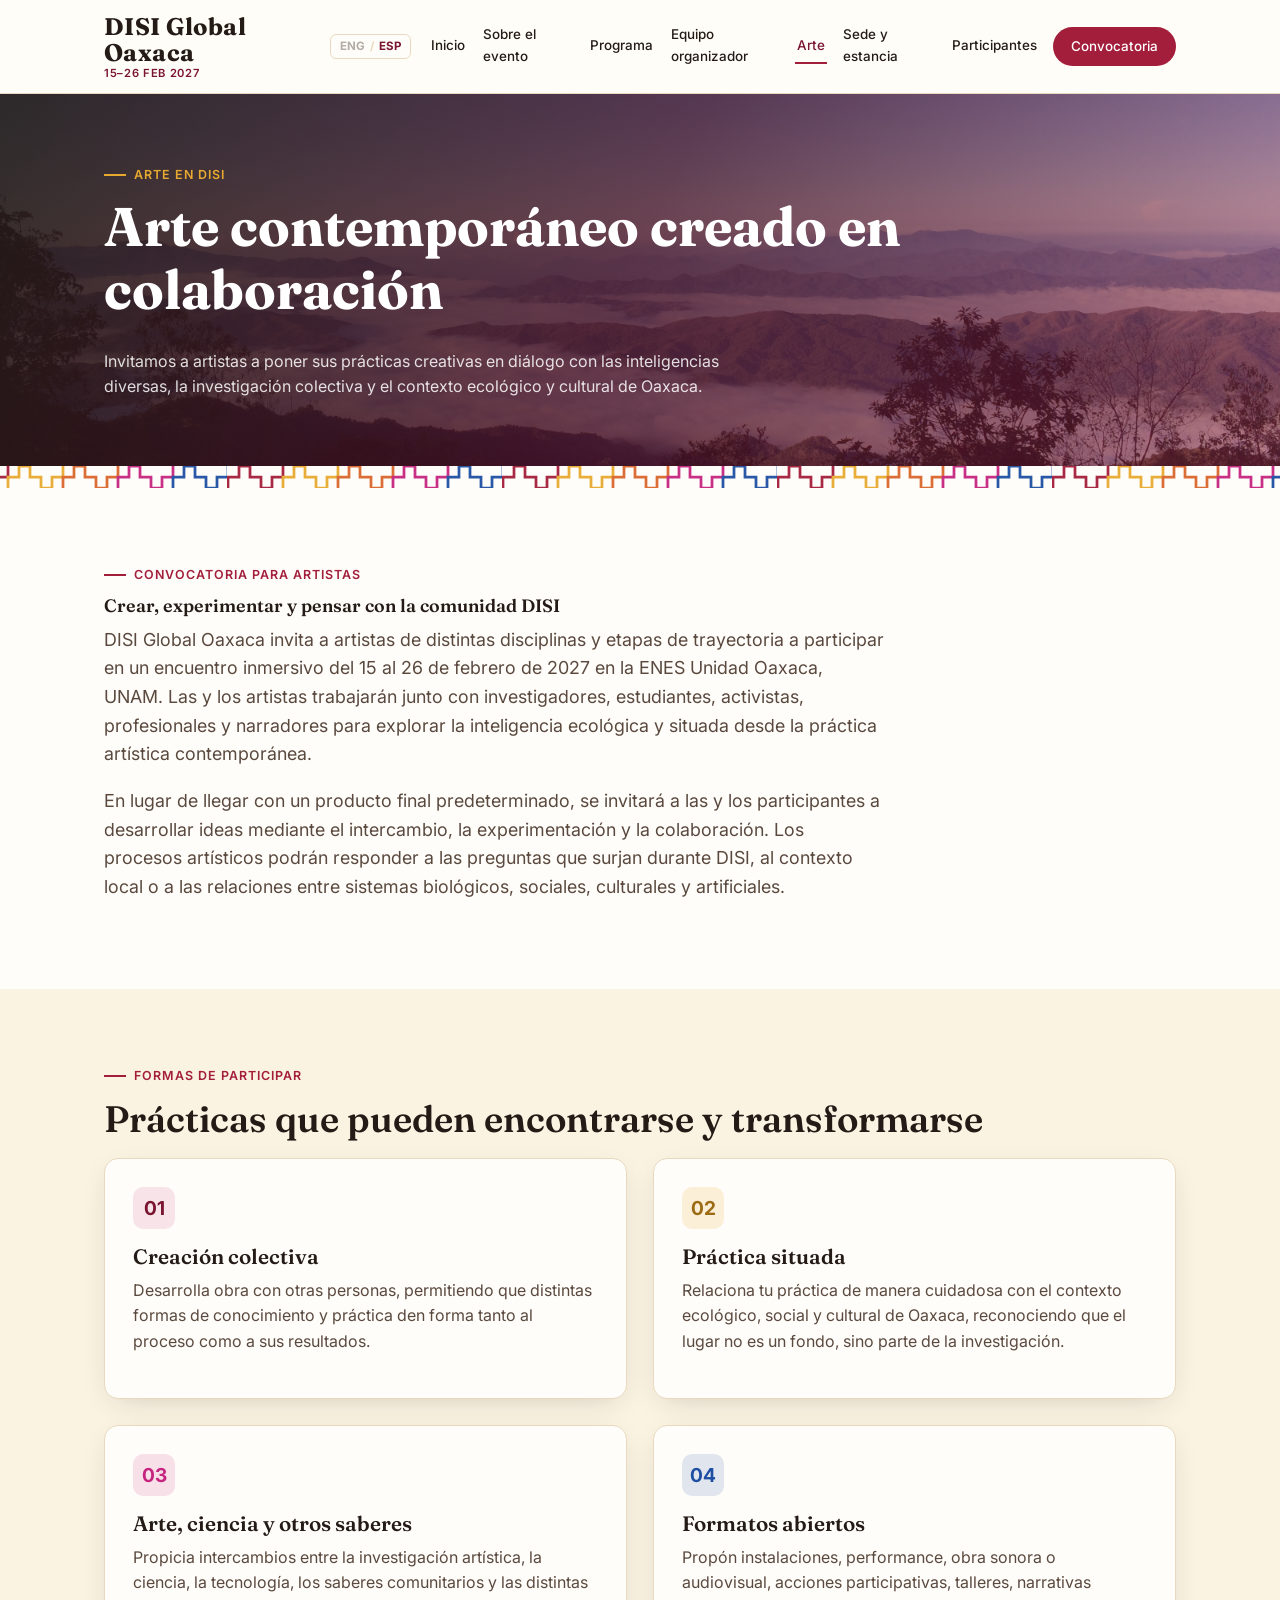
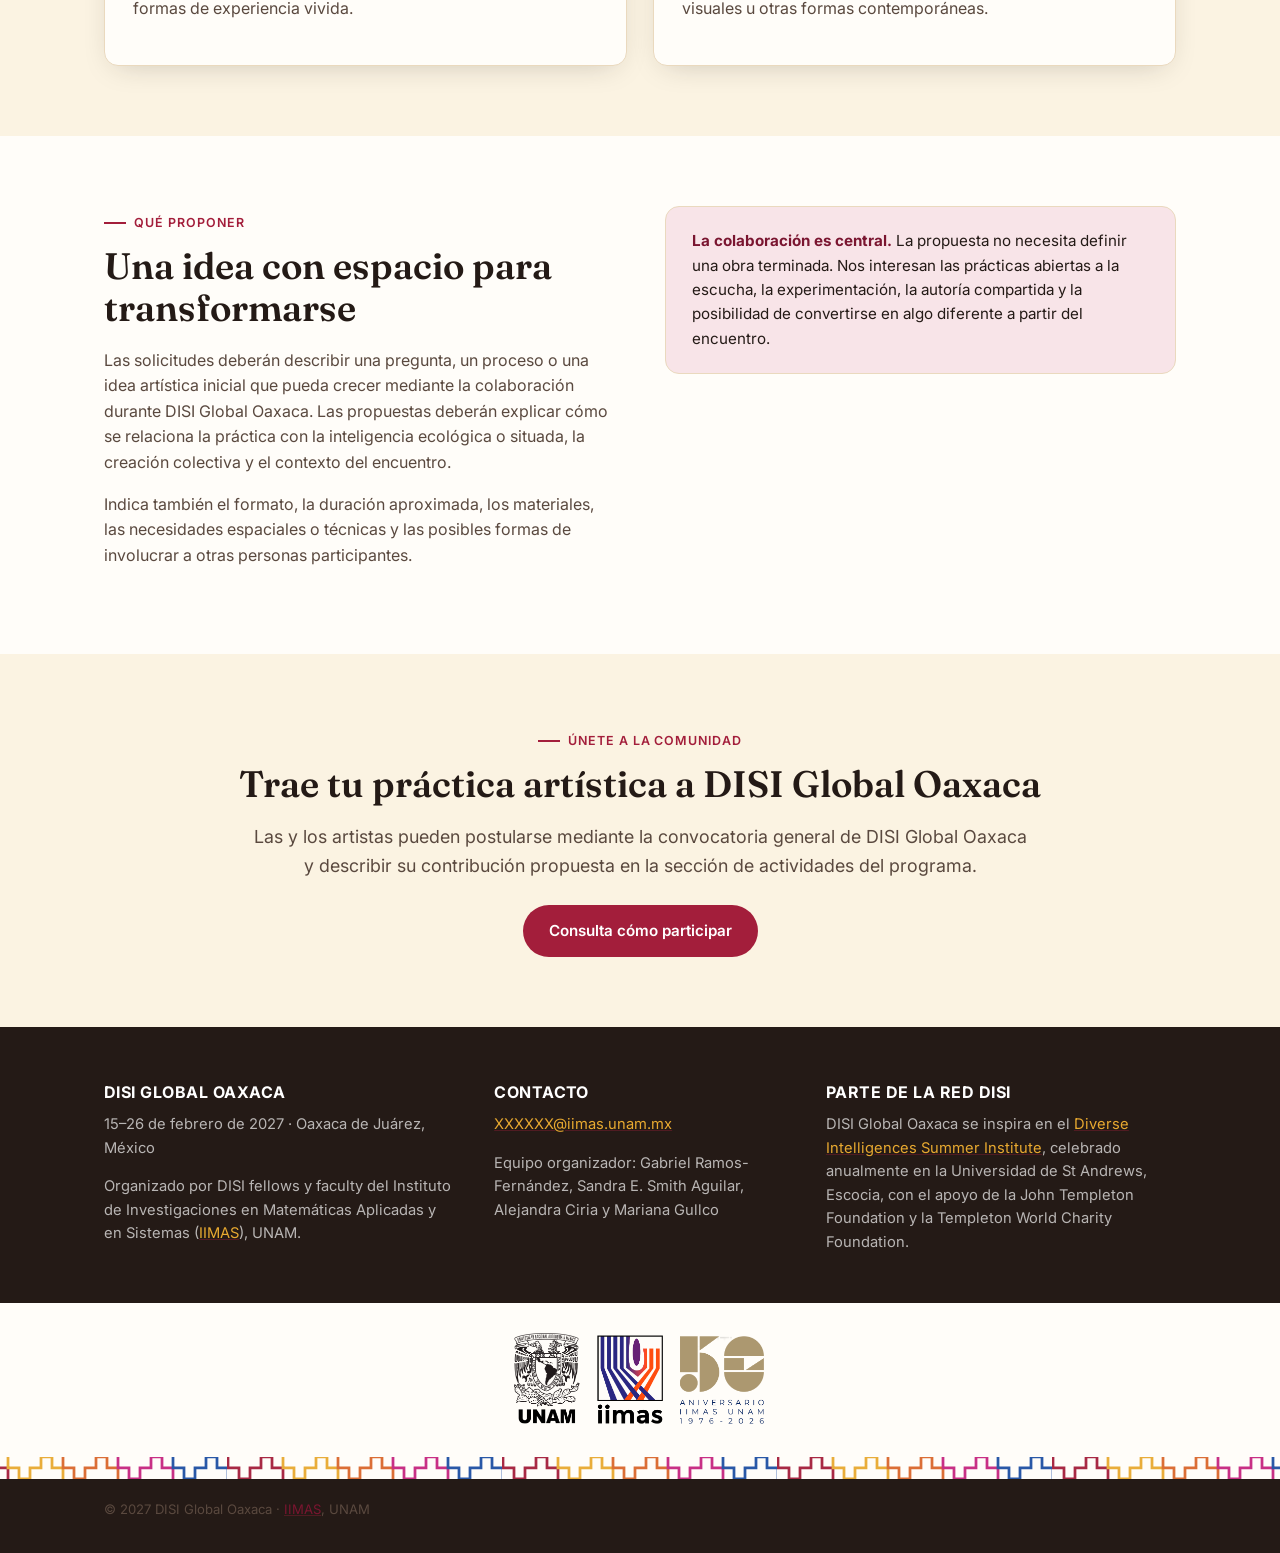
<file: art.html>
<!DOCTYPE html>
<html lang="es">
<head>
<meta charset="UTF-8">
<meta name="viewport" content="width=device-width, initial-scale=1.0">
<title>Art | DISI Global Oaxaca</title>
<meta name="description" content="An invitation to artists to create contemporary art collaboratively within DISI Global Oaxaca, February 15–26, 2027.">
<link rel="icon" href="assets/favicon.svg" type="image/svg+xml">
<link rel="stylesheet" href="css/style.css">
</head>
<body>

<header class="site-header">
  <div class="container header-inner">
    <a href="index.html" class="brand">
      <span class="brand-mark">DISI Global Oaxaca</span>
      <span class="brand-sub">15–26 Feb 2027</span>
    </a>
    <button class="nav-toggle" aria-label="Toggle menu" aria-expanded="false">
      <span></span><span></span><span></span>
    </button>
    <nav class="site-nav">
      <a href="index.html">Home</a>
      <a href="about.html">About the Event</a>
      <a href="program.html">Program</a>
      <a href="organizers.html">Organizing Team</a>
      <a href="art.html">Art</a>
      <a href="venue.html">Venue &amp; Stay</a>
      <a href="participants.html">Participants</a>
      <a href="apply.html" class="nav-cta">Apply</a>
    </nav>
  </div>
</header>

<section class="page-hero">
  <div class="container">
    <span class="eyebrow">Art at DISI</span>
    <h1>Contemporary art created in collaboration</h1>
    <p>We invite artists to bring creative practices into conversation with diverse intelligences, collective inquiry, and the ecological and cultural context of Oaxaca.</p>
  </div>
</section>
<div class="pattern-strip"></div>

<section>
  <div class="container">
    <span class="eyebrow">Call for artists</span>
    <h2 class="lead-text">Create, experiment, and think with the DISI community</h2>
    <p class="lead-text">DISI Global Oaxaca invites artists from different disciplines and stages of their careers to participate in an immersive gathering from February 15 to 26, 2027, at ENES Unidad Oaxaca, UNAM. Artists will work alongside researchers, students, activists, practitioners, and storytellers to explore ecological and situated intelligence through contemporary artistic practice.</p>
    <p class="lead-text">Rather than arriving with a predetermined final product, participants will be encouraged to develop ideas through exchange, experimentation, and collaboration. Artistic processes may respond to the questions that emerge during DISI, to the local context, or to the relationships between biological, social, cultural, and artificial systems.</p>
  </div>
</section>

<section class="section-alt">
  <div class="container">
    <span class="eyebrow">Ways of participating</span>
    <h2>Practices that can meet and transform one another</h2>
    <div class="grid grid-2">
      <div class="card">
        <div class="card-icon">01</div>
        <h3>Collective creation</h3>
        <p>Develop work with other participants, allowing different forms of knowledge and practice to shape both the process and its outcomes.</p>
      </div>
      <div class="card">
        <div class="card-icon mustard">02</div>
        <h3>Situated practice</h3>
        <p>Engage carefully with Oaxaca's ecological, social, and cultural context, recognizing that place is not a backdrop but part of the inquiry.</p>
      </div>
      <div class="card">
        <div class="card-icon magenta">03</div>
        <h3>Art, science, and other knowledges</h3>
        <p>Create exchanges across artistic research, science, technology, community knowledge, and forms of lived experience.</p>
      </div>
      <div class="card">
        <div class="card-icon cobalt">04</div>
        <h3>Open formats</h3>
        <p>Propose installations, performances, sound or moving-image work, participatory actions, workshops, visual narratives, or other contemporary forms.</p>
      </div>
    </div>
  </div>
</section>

<section>
  <div class="container two-col">
    <div>
      <span class="eyebrow">What to propose</span>
      <h2>An idea with room to change</h2>
      <p>Applications should describe a question, process, or initial artistic idea that could grow through collaboration during DISI Global Oaxaca. Proposals should explain how the practice connects with ecological or situated intelligence, collective creation, and the context of the gathering.</p>
      <p>Please also indicate the format, approximate duration, materials, spatial or technical needs, and possible ways for other participants to become involved.</p>
    </div>
    <div class="note-box">
      <strong>Collaboration is central.</strong> The proposal does not need to define a finished artwork. We are interested in practices that remain open to listening, experimentation, shared authorship, and the possibility of becoming something different through the encounter.
    </div>
  </div>
</section>

<section class="section-alt">
  <div class="container" style="text-align:center;">
    <span class="eyebrow">Join the community</span>
    <h2>Bring your artistic practice to DISI Global Oaxaca</h2>
    <p class="lead-text" style="margin:0 auto 24px;">Artists can apply through the general DISI Global Oaxaca application and describe their proposed contribution in the program activities section.</p>
    <a href="apply.html" class="btn btn-primary">See how to apply</a>
  </div>
</section>

<footer class="site-footer">
  <div class="container footer-inner">
    <div>
      <h3>DISI Global Oaxaca</h3>
      <p>February 15–26, 2027 · Oaxaca de Juárez, México</p>
      <p>Organized by DISI fellows and faculty from the Research Institute in Applied Mathematics and Systems (<a href="https://www.iimas.unam.mx/" target="_blank" rel="noopener noreferrer">IIMAS</a>), UNAM.</p>
    </div>
    <div>
      <h3>Contact</h3>
      <p><a href="mailto:XXXXXX@iimas.unam.mx">XXXXXX@iimas.unam.mx</a></p>
      <p>Organizing team: Gabriel Ramos-Fernández, Sandra E. Smith Aguilar, Alejandra Ciria &amp; Mariana Gullco</p>
    </div>
    <div>
      <h3>Part of the DISI Network</h3>
      <p>DISI Global Oaxaca is inspired by the <a href="https://disi.org/" target="_blank" rel="noopener noreferrer">Diverse Intelligences Summer Institute</a>, held annually at the University of St Andrews, Scotland, and supported by the John Templeton Foundation and Templeton World Charity Foundation.</p>
    </div>
  </div>
  <div class="container footer-logo-row">
    <a href="https://www.iimas.unam.mx/" class="footer-logo-link" target="_blank" rel="noopener noreferrer" aria-label="IIMAS UNAM">
      <img src="assets/LOGO-IIMAS_50ANIV.png" alt="IIMAS UNAM 50 aniversario">
    </a>
  </div>
  <div class="footer-bottom container">
    <p>© 2027 DISI Global Oaxaca · <a href="https://www.iimas.unam.mx/" target="_blank" rel="noopener noreferrer">IIMAS</a>, UNAM</p>
  </div>
</footer>

<script src="js/i18n.js"></script>
<script src="js/main.js"></script>
</body>
</html>
</file>
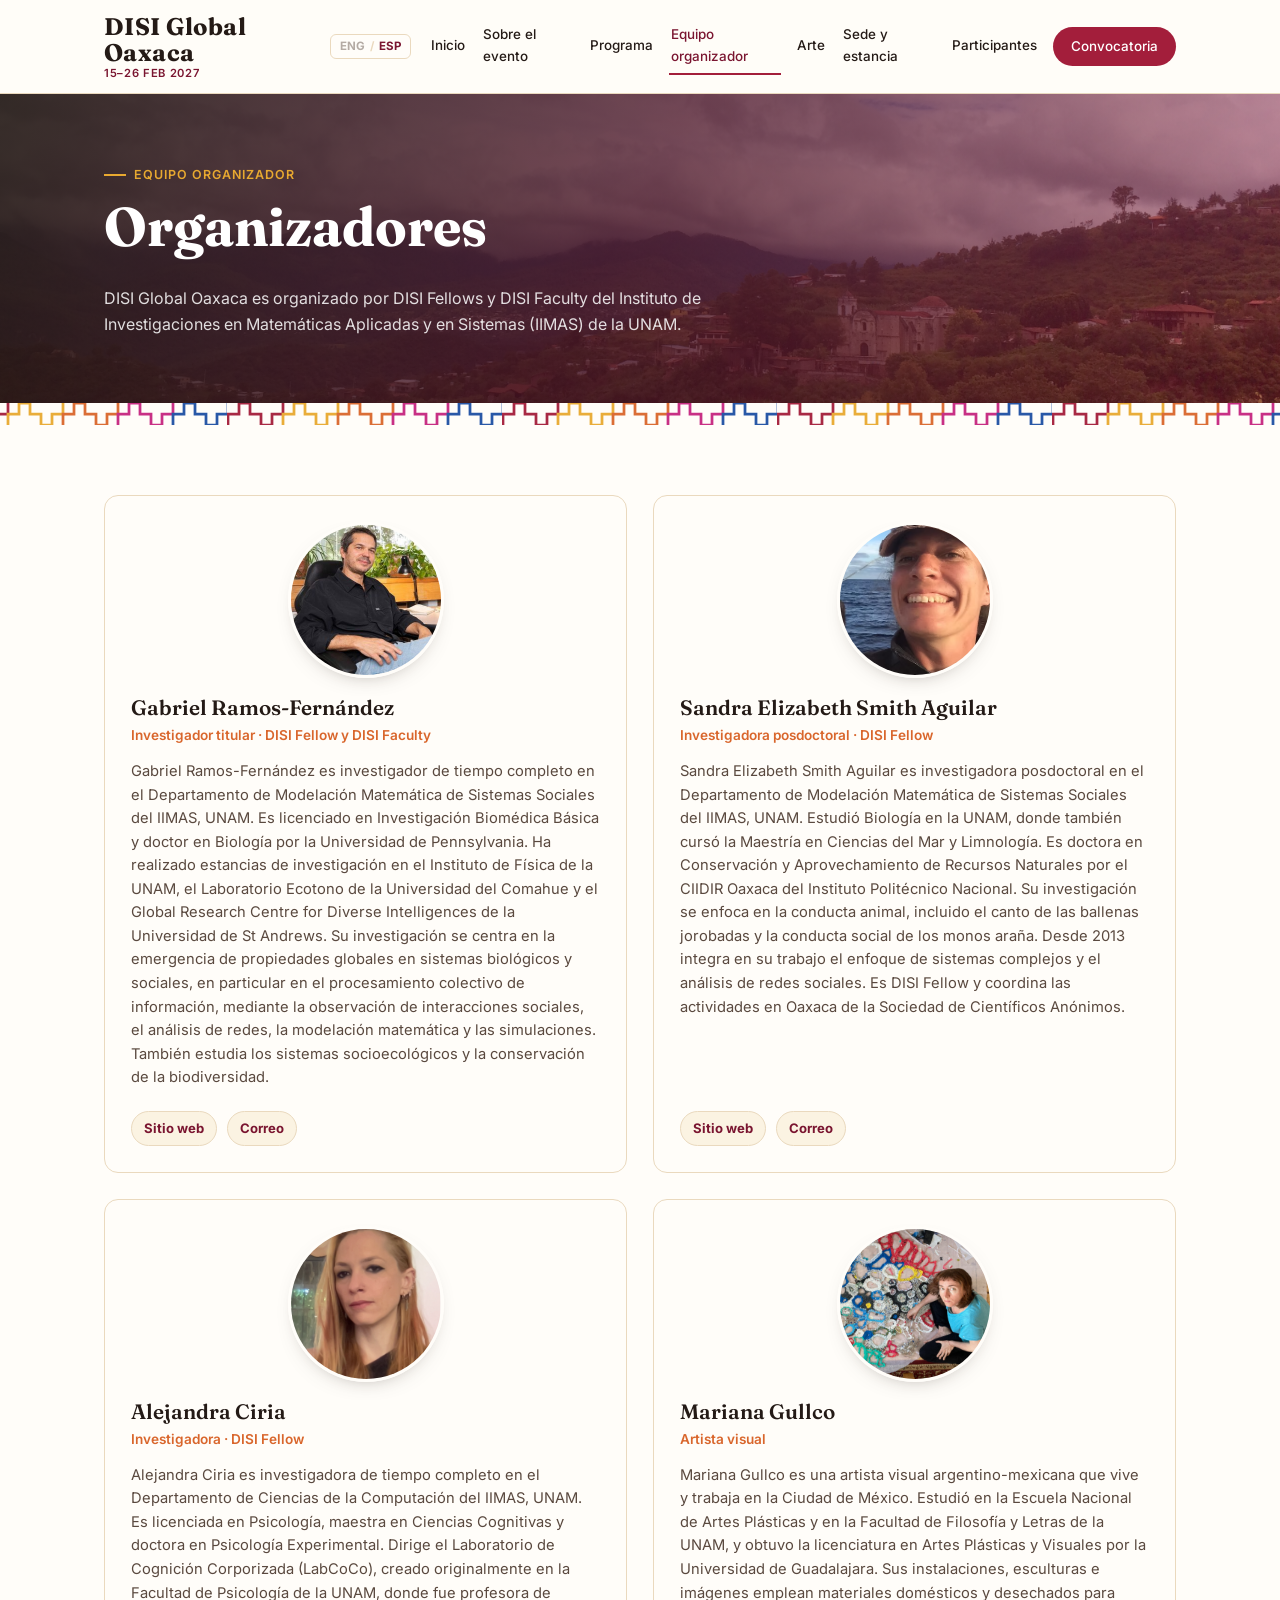
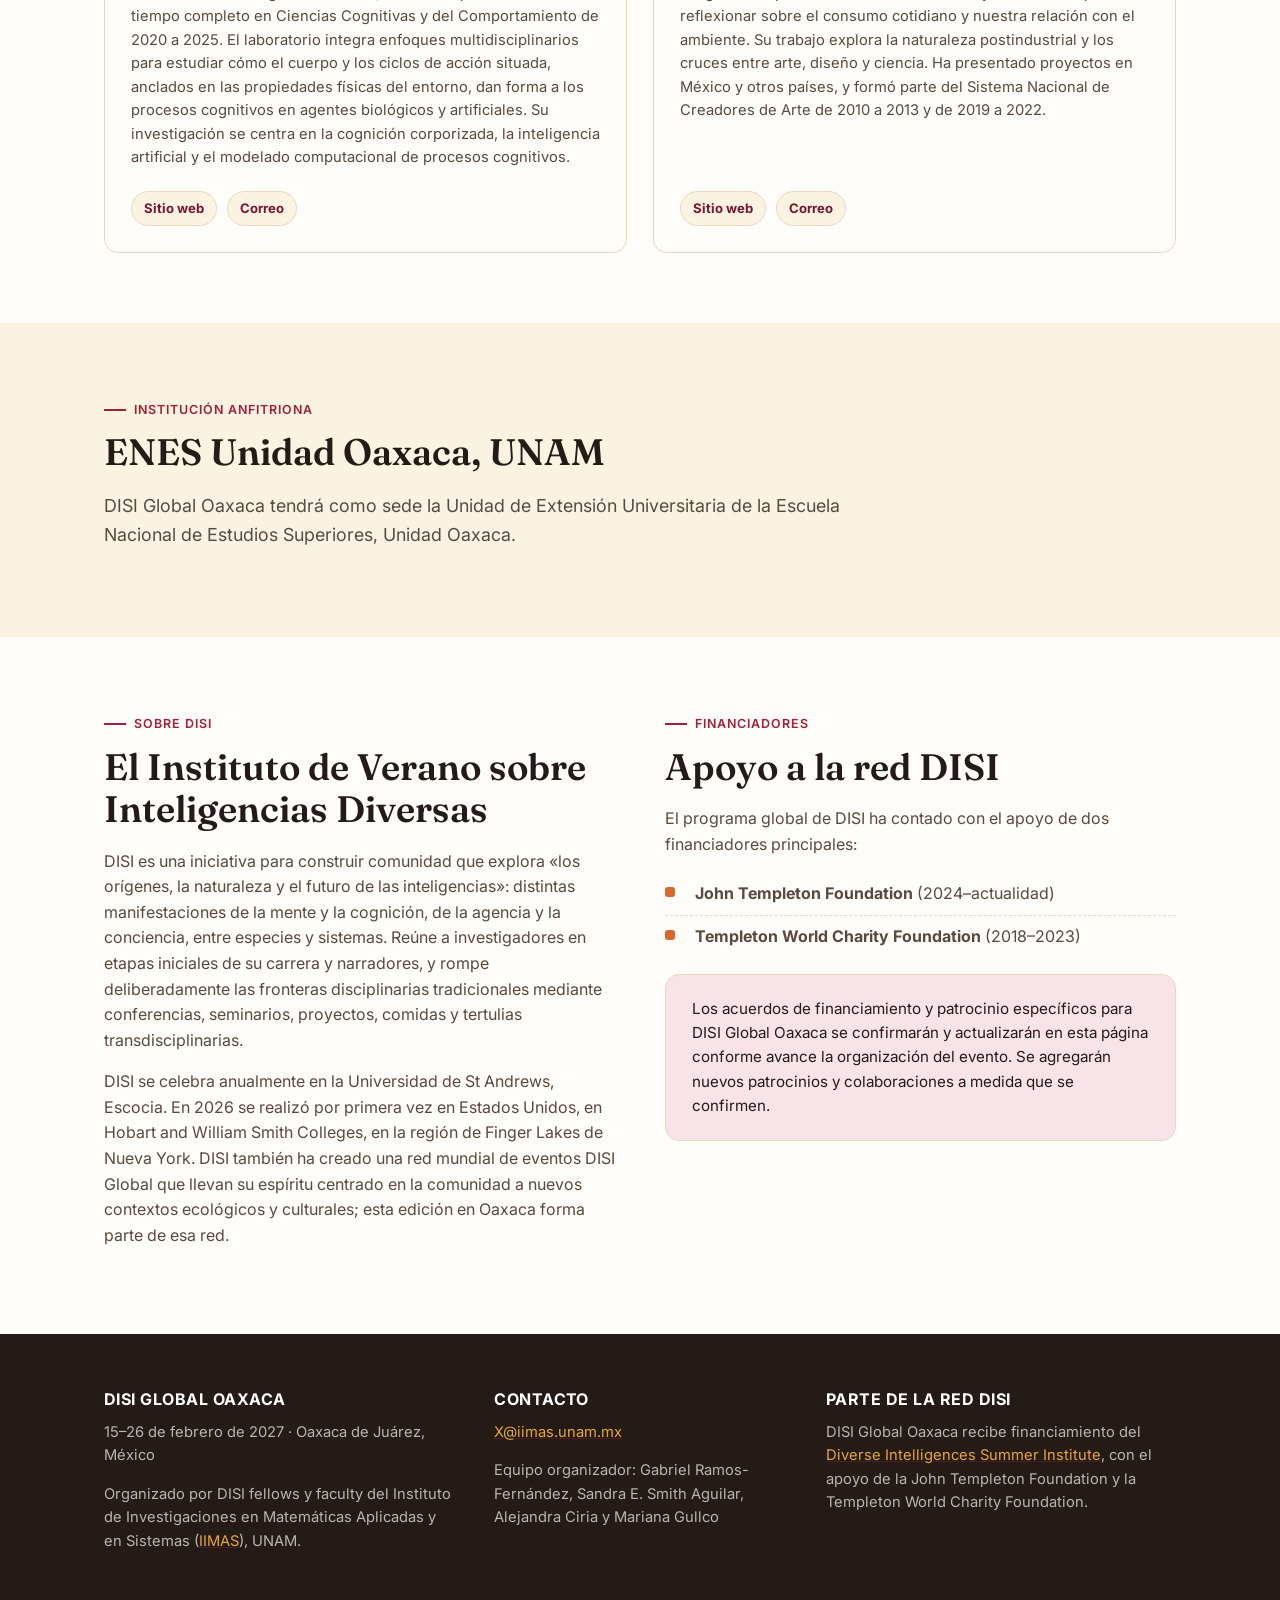
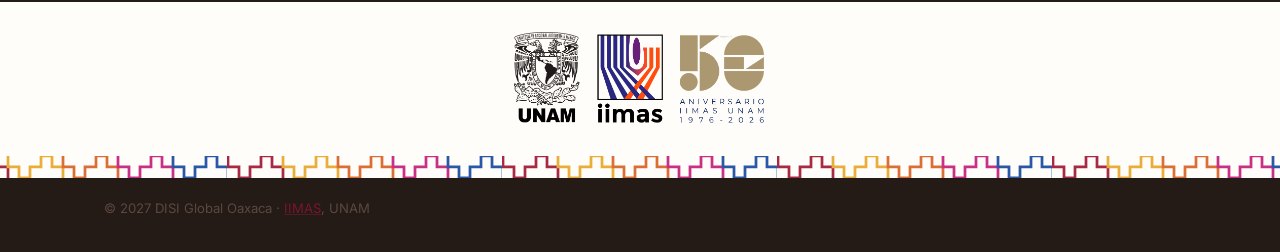
<file: organizers.html>
<!DOCTYPE html>
<html lang="es">
<head>
<meta charset="UTF-8">
<meta name="viewport" content="width=device-width, initial-scale=1.0">
<title>Organizing Team | DISI Global Oaxaca</title>
<meta name="description" content="Meet the organizing team of DISI Global Oaxaca and learn about the DISI network.">
<link rel="icon" href="assets/favicon.svg" type="image/svg+xml">
<link rel="stylesheet" href="css/style.css">
</head>
<body>

<header class="site-header">
  <div class="container header-inner">
    <a href="index.html" class="brand">
      <span class="brand-mark">DISI Global Oaxaca</span>
      <span class="brand-sub">15–26 Feb 2027</span>
    </a>
    <button class="nav-toggle" aria-label="Toggle menu" aria-expanded="false">
      <span></span><span></span><span></span>
    </button>
    <nav class="site-nav">
      <a href="index.html">Home</a>
      <a href="about.html">About the Event</a>
      <a href="program.html">Program</a>
      <a href="organizers.html">Organizing Team</a>
      <a href="art.html">Art</a>
      <a href="venue.html">Venue &amp; Stay</a>
      <a href="participants.html">Participants</a>
      <a href="apply.html" class="nav-cta">Apply</a>
    </nav>
  </div>
</header>

<section class="page-hero">
  <div class="container">
    <span class="eyebrow">Organizing team</span>
    <h1>Organizers</h1>
    <p>DISI Global Oaxaca is organized by DISI Fellows and Faculty from the Research Institute in Applied Mathematics and Systems (IIMAS), UNAM.</p>
  </div>
</section>
<div class="pattern-strip"></div>

<section>
  <div class="container">
    <div class="grid grid-2 organizer-grid">
      <div class="profile-card">
        <img class="profile-photo" src="assets/Gabriel-Ramos.jpg" alt="Gabriel Ramos-Fernández">
        <h3>Gabriel Ramos-Fernández</h3>
        <span class="role">Senior Researcher · DISI Fellow and DISI Faculty</span>
        <p>Gabriel Ramos-Fernández is a full-time Researcher in the Department of Mathematical Modeling of Social Systems at the IIMAS, UNAM. He holds a B.Sc. in Basic Biomedical Research and a Ph.D. in Biology from the University of Pennsylvania, and has held research stays at UNAM's Institute of Physics, the Ecotono Laboratory at the University of Comahue, and the Global Research Centre for Diverse Intelligences at the University of St Andrews. His research focuses on the emergence of global properties in biological and social systems, especially collective information processing, using tools such as social interaction observation, network analysis, mathematical modeling, and simulations. He is also interested in socio-ecological systems and biodiversity conservation.</p>
        <div class="profile-links">
          <a href="https://mmss.iimas.unam.mx/gabriel-ramos-fernandez/" target="_blank" rel="noopener noreferrer">Website</a>
          <a href="mailto:gabriel@aries.iimas.unam.mx">Email</a>
        </div>
      </div>
      <div class="profile-card">
        <img class="profile-photo" src="assets/Sandra-smith-aguilar.avif" alt="Sandra Elizabeth Smith Aguilar">
        <h3>Sandra Elizabeth Smith Aguilar</h3>
        <span class="role">Postdoctoral Researcher · DISI Fellow</span>
        <p>Sandra Elizabeth Smith Aguilar is a postdoctoral researcher in the Department of Mathematical Modeling of Social Systems at the IIMAS, UNAM. Sandra, is a biologist trained at UNAM, where she also earned a master's degree in Marine Sciences and Limnology. She holds a Ph.D. in Conservation and Use of Natural Resources from CIIDIR Oaxaca, Instituto Politécnico Nacional. Her research focuses on animal behavior, including humpback whale song and the social behavior of spider monkeys. Since 2013, she has integrated complex systems approaches and social network analysis into her work. She is a DISI Fellow, and coordinates the Oaxaca activities of the Sociedad de Científicos Anónimos.</p>
        <div class="profile-links">
          <a href="https://mmss.iimas.unam.mx/posdoctorales/dra-sandra-e-smith-semblanza/" target="_blank" rel="noopener noreferrer">Website</a>
          <a href="mailto:sandra.smith@iimas.unam.mx">Email</a>
        </div>
      </div>
      <div class="profile-card">
        <img class="profile-photo profile-photo-portrait" src="assets/Alejandra_Ciria.png" alt="Alejandra Ciria">
        <h3>Alejandra Ciria</h3>
        <span class="role">Researcher · DISI Fellow</span>
        <p>Alejandra Ciria is a full-time researcher in the Department of Computer Science at the IIMAS, UNAM. She holds a B.Sc. in Psychology, a master's degree in Cognitive Sciences, and a Ph.D. in Experimental Psychology. Head of the Embodied Cognition Lab (Laboratorio de Cognición Corporizada, LabCoCo), originally based at the School of Psychology, UNAM, where she was a full-time professor in Cognitive and Behavioral Sciences from 2020 to 2025. The lab integrates multidisciplinary approaches to study how the body and situated action cycles, grounded in the physical properties of the environment, shape cognitive processes in biological and artificial agents. Her research focuses on embodied cognition + artificial intelligence, and the computational modeling of cognitive processes in biological and artificial systems.</p>
        <div class="profile-links">
          <a href="https://www.alejandraciria.com" target="_blank" rel="noopener noreferrer">Website</a>
          <a href="mailto:alejandra.ciria@unam.mx">Email</a>
        </div>
      </div>
      <div class="profile-card">
        <img class="profile-photo profile-photo-mariana" src="assets/Mariana-Gullco.jpg" alt="Mariana Gullco">
        <h3>Mariana Gullco</h3>
        <span class="role">Visual Artist</span>
        <p>Mariana Gullco is an Argentine-Mexican visual artist who lives and works in Mexico City. She studied at UNAM's National School of Visual Arts and Faculty of Philosophy and Letters, and earned a degree in Visual Arts from the University of Guadalajara. Her installations, sculptures, and images use domestic and discarded materials to examine everyday consumption and our relationship with the environment. Her long-term research explores post-industrial nature and the intersections of art, design, and science. She has presented projects in Mexico and internationally and was a member of Mexico's National System of Art Creators from 2010 to 2013 and from 2019 to 2022.</p>
        <div class="profile-links">
          <a href="https://www.marianagullco.com/about" target="_blank" rel="noopener noreferrer">Website</a>
          <a href="mailto:mgullco@hotmail.com">Email</a>
        </div>
      </div>
    </div>
  </div>
</section>

<section class="section-alt">
  <div class="container">
    <span class="eyebrow">Host institution</span>
    <h2>ENES Unidad Oaxaca, UNAM</h2>
    <p class="lead-text">DISI Global Oaxaca will be hosted at the University Extension Unit of the National School of Higher Studies, Oaxaca Unit.</p>
  </div>
</section>

<section>
  <div class="container two-col">
    <div>
      <span class="eyebrow">About DISI</span>
      <h2>The Diverse Intelligences Summer Institute</h2>
      <p>DISI is a community-building initiative exploring "the origins, nature, and future of intelligences", diverse manifestations of mind and cognition, of agency and awareness, across species and systems. It brings together early-career scholars and storytellers, deliberately breaking down traditional disciplinary boundaries through transdisciplinary lectures, seminars, projects, meals, and salons.</p>
      <p>DISI is held annually at the University of St Andrews, Scotland. In 2026, DISI was also held for the first time in the United States, at Hobart and William Smith Colleges in New York's beautiful Finger Lakes region. DISI has also grown a global network of DISI Global events that carry its community-first ethos into new ecological and cultural contexts around the world, of which this Oaxaca edition is one.</p>
    </div>
    <div>
      <span class="eyebrow">Funders</span>
      <h2>Supporting the DISI network</h2>
      <p>DISI's global programming has been supported by two major funders:</p>
      <ul class="checklist">
        <li><strong>John Templeton Foundation</strong> (2024–present)</li>
        <li><strong>Templeton World Charity Foundation</strong> (2018–2023)</li>
      </ul>
      <div class="note-box" style="margin-top:16px;">
        Funding and sponsorship arrangements specific to DISI Global Oaxaca will be confirmed and updated on this page as the event is organized. Additional sponsorships and partnerships will be added as they are confirmed.
      </div>
    </div>
  </div>
</section>

<footer class="site-footer">
  <div class="container footer-inner">
    <div>
      <h3>DISI Global Oaxaca</h3>
      <p>February 15–26, 2027 · Oaxaca de Juárez, México</p>
      <p>Organized by DISI fellows and faculty from the Research Institute in Applied Mathematics and Systems (<a href="https://www.iimas.unam.mx/" target="_blank" rel="noopener noreferrer">IIMAS</a>), UNAM.</p>
    </div>
    <div>
      <h3>Contact</h3>
      <p><a href="mailto:XXXXXX@iimas.unam.mx">X@iimas.unam.mx</a></p>
      <p>Organizing team: Gabriel Ramos-Fernández, Sandra E. Smith Aguilar, Alejandra Ciria &amp; Mariana Gullco</p>
    </div>
    <div>
      <h3>Part of the DISI Network</h3>
      <p>DISI Global Oaxaca is funded by the <a href="https://disi.org/" target="_blank" rel="noopener noreferrer">Diverse Intelligences Summer Institute</a>, supported by the John Templeton Foundation and Templeton World Charity Foundation.</p>
    </div>
  </div>
  <div class="container footer-logo-row">
    <a href="https://www.iimas.unam.mx/" class="footer-logo-link" target="_blank" rel="noopener noreferrer" aria-label="IIMAS UNAM">
      <img src="assets/LOGO-IIMAS_50ANIV.png" alt="IIMAS UNAM 50 aniversario">
    </a>
  </div>
  <div class="footer-bottom container">
    <p>© 2027 DISI Global Oaxaca · <a href="https://www.iimas.unam.mx/" target="_blank" rel="noopener noreferrer">IIMAS</a>, UNAM</p>
  </div>
</footer>

<script src="js/i18n.js"></script>
<script src="js/main.js"></script>
</body>
</html>
</file>
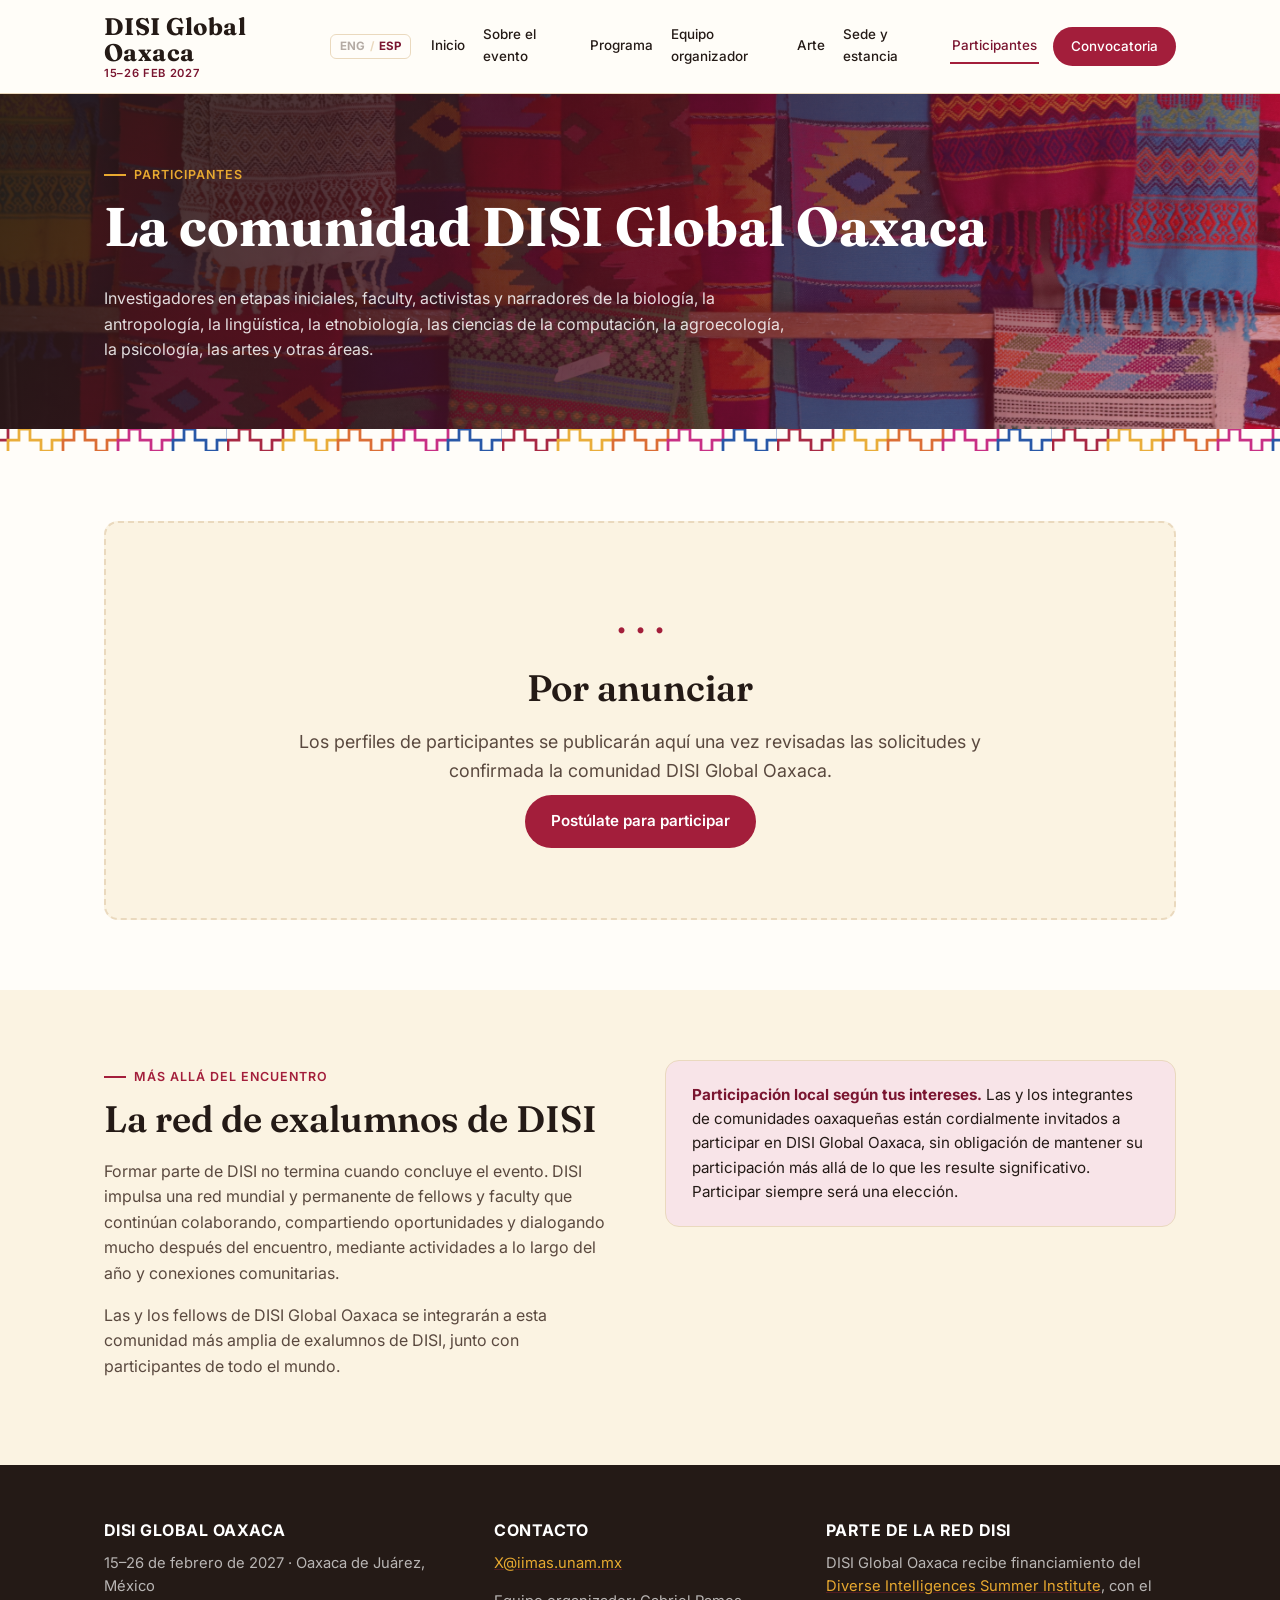
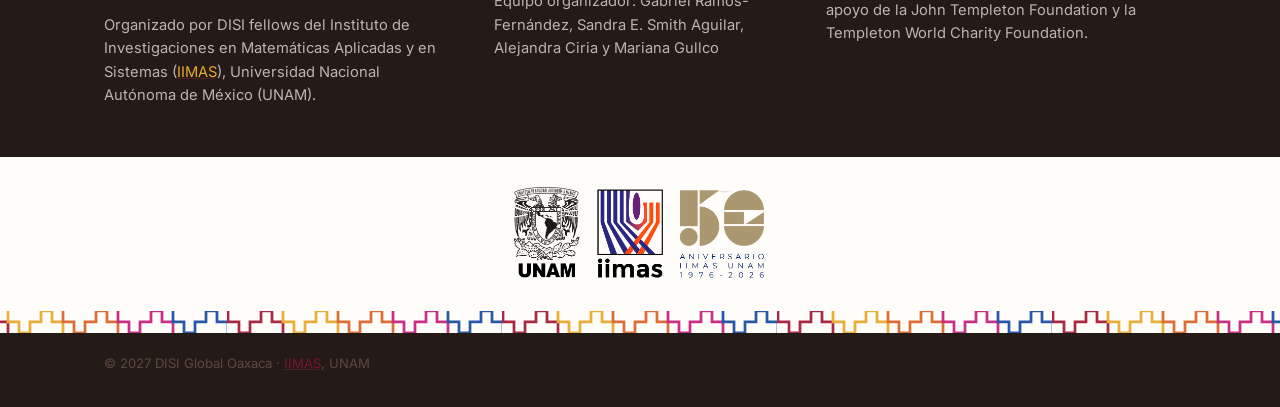
<file: participants.html>
<!DOCTYPE html>
<html lang="es">
<head>
<meta charset="UTF-8">
<meta name="viewport" content="width=device-width, initial-scale=1.0">
<title>Participants — DISI Global Oaxaca</title>
<meta name="description" content="DISI Global Oaxaca participants — to be announced. Learn about the lifelong DISI alumni network.">
<link rel="icon" href="assets/favicon.svg" type="image/svg+xml">
<link rel="stylesheet" href="css/style.css">
</head>
<body>

<header class="site-header">
  <div class="container header-inner">
    <a href="index.html" class="brand">
      <span class="brand-mark">DISI Global Oaxaca</span>
      <span class="brand-sub">15–26 Feb 2027</span>
    </a>
    <button class="nav-toggle" aria-label="Toggle menu" aria-expanded="false">
      <span></span><span></span><span></span>
    </button>
    <nav class="site-nav">
      <a href="index.html">Home</a>
      <a href="about.html">About the Event</a>
      <a href="program.html">Program</a>
      <a href="organizers.html">Organizing Team</a>
      <a href="art.html">Art</a>
      <a href="venue.html">Venue &amp; Stay</a>
      <a href="participants.html">Participants</a>
      <a href="apply.html" class="nav-cta">Apply</a>
    </nav>
  </div>
</header>

<section class="page-hero">
  <div class="container">
    <span class="eyebrow">Participants</span>
    <h1>The DISI Global Oaxaca community</h1>
    <p>Early-career scholars, senior faculty, activists, and storytellers from biology, anthropology, linguistics, ethnobiology, computer science, agroecology, psychology, the arts, and beyond.</p>
  </div>
</section>
<div class="pattern-strip"></div>

<section>
  <div class="container">
    <div class="empty-state">
      <div class="icon">·  ·  ·</div>
      <h2>To be announced</h2>
      <p class="lead-text" style="margin:0 auto;">Participant profiles will be published here once applications are reviewed and the DISI Global Oaxaca community is confirmed.</p>
      <a href="apply.html" class="btn btn-primary" style="margin-top:10px;">Apply to join</a>
    </div>
  </div>
</section>

<section class="section-alt">
  <div class="container two-col">
    <div>
      <span class="eyebrow">Beyond the week</span>
      <h2>The DISI alumni network</h2>
      <p>Being part of DISI doesn't end when the event does. DISI fosters a lifelong, worldwide network of fellows and faculty members who continue to collaborate, share opportunities, and stay in dialogue well beyond their time together, through year-round programming and community connections.</p>
      <p>DISI Global Oaxaca fellows will join this broader DISI alumni community, alongside participants from around the world.</p>
    </div>
    <div class="note-box">
      <strong>Local participation, on your own terms.</strong> Members of Oaxacan communities are warmly invited to take part in DISI Global Oaxaca, with no obligation to remain involved beyond what feels meaningful to them. Participation is always a choice.
    </div>
  </div>
</section>

<footer class="site-footer">
  <div class="container footer-inner">
    <div>
      <h3>DISI Global Oaxaca</h3>
      <p>February 15–26, 2027 · Oaxaca de Juárez, México</p>
      <p>Organized by DISI fellows from the Research Institute on Applied Mathematics and Systems (<a href="https://www.iimas.unam.mx/" target="_blank" rel="noopener noreferrer">IIMAS</a>), National Autonomous University of Mexico (UNAM).</p>
    </div>
    <div>
      <h3>Contact</h3>
      <p><a href="mailto:XXXXXX@iimas.unam.mx">X@iimas.unam.mx</a></p>
      <p>Organizing team: Gabriel Ramos-Fernández, Sandra E. Smith Aguilar, Alejandra Ciria &amp; Mariana Gullco</p>
    </div>
    <div>
      <h3>Part of the DISI Network</h3>
      <p>DISI Global Oaxaca is funded by the <a href="https://disi.org/" target="_blank" rel="noopener noreferrer">Diverse Intelligences Summer Institute</a>, supported by the John Templeton Foundation and Templeton World Charity Foundation.</p>
    </div>
  </div>
  <div class="container footer-logo-row">
    <a href="https://www.iimas.unam.mx/" class="footer-logo-link" target="_blank" rel="noopener noreferrer" aria-label="IIMAS UNAM">
      <img src="assets/LOGO-IIMAS_50ANIV.png" alt="IIMAS UNAM 50 aniversario">
    </a>
  </div>
  <div class="footer-bottom container">
    <p>© 2027 DISI Global Oaxaca · <a href="https://www.iimas.unam.mx/" target="_blank" rel="noopener noreferrer">IIMAS</a>, UNAM</p>
  </div>
</footer>

<script src="js/i18n.js"></script>
<script src="js/main.js"></script>
</body>
</html>
</file>
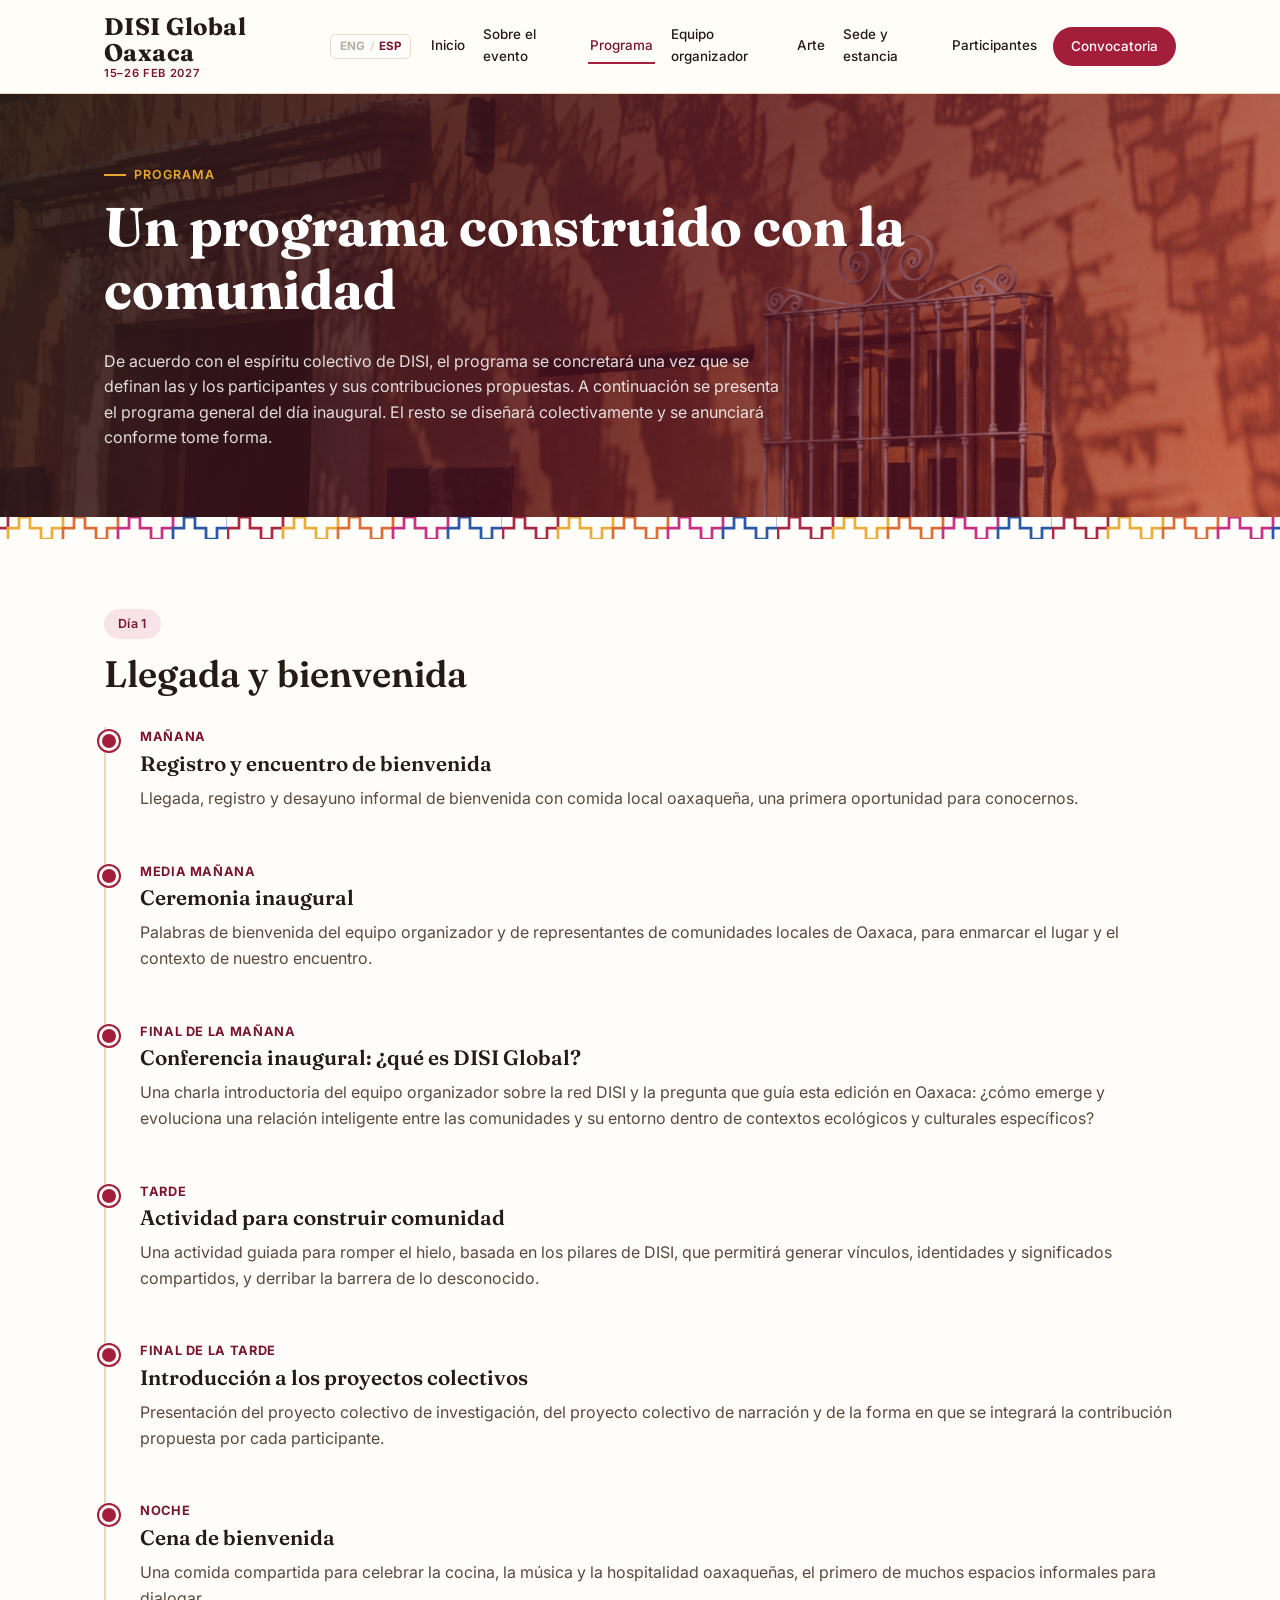
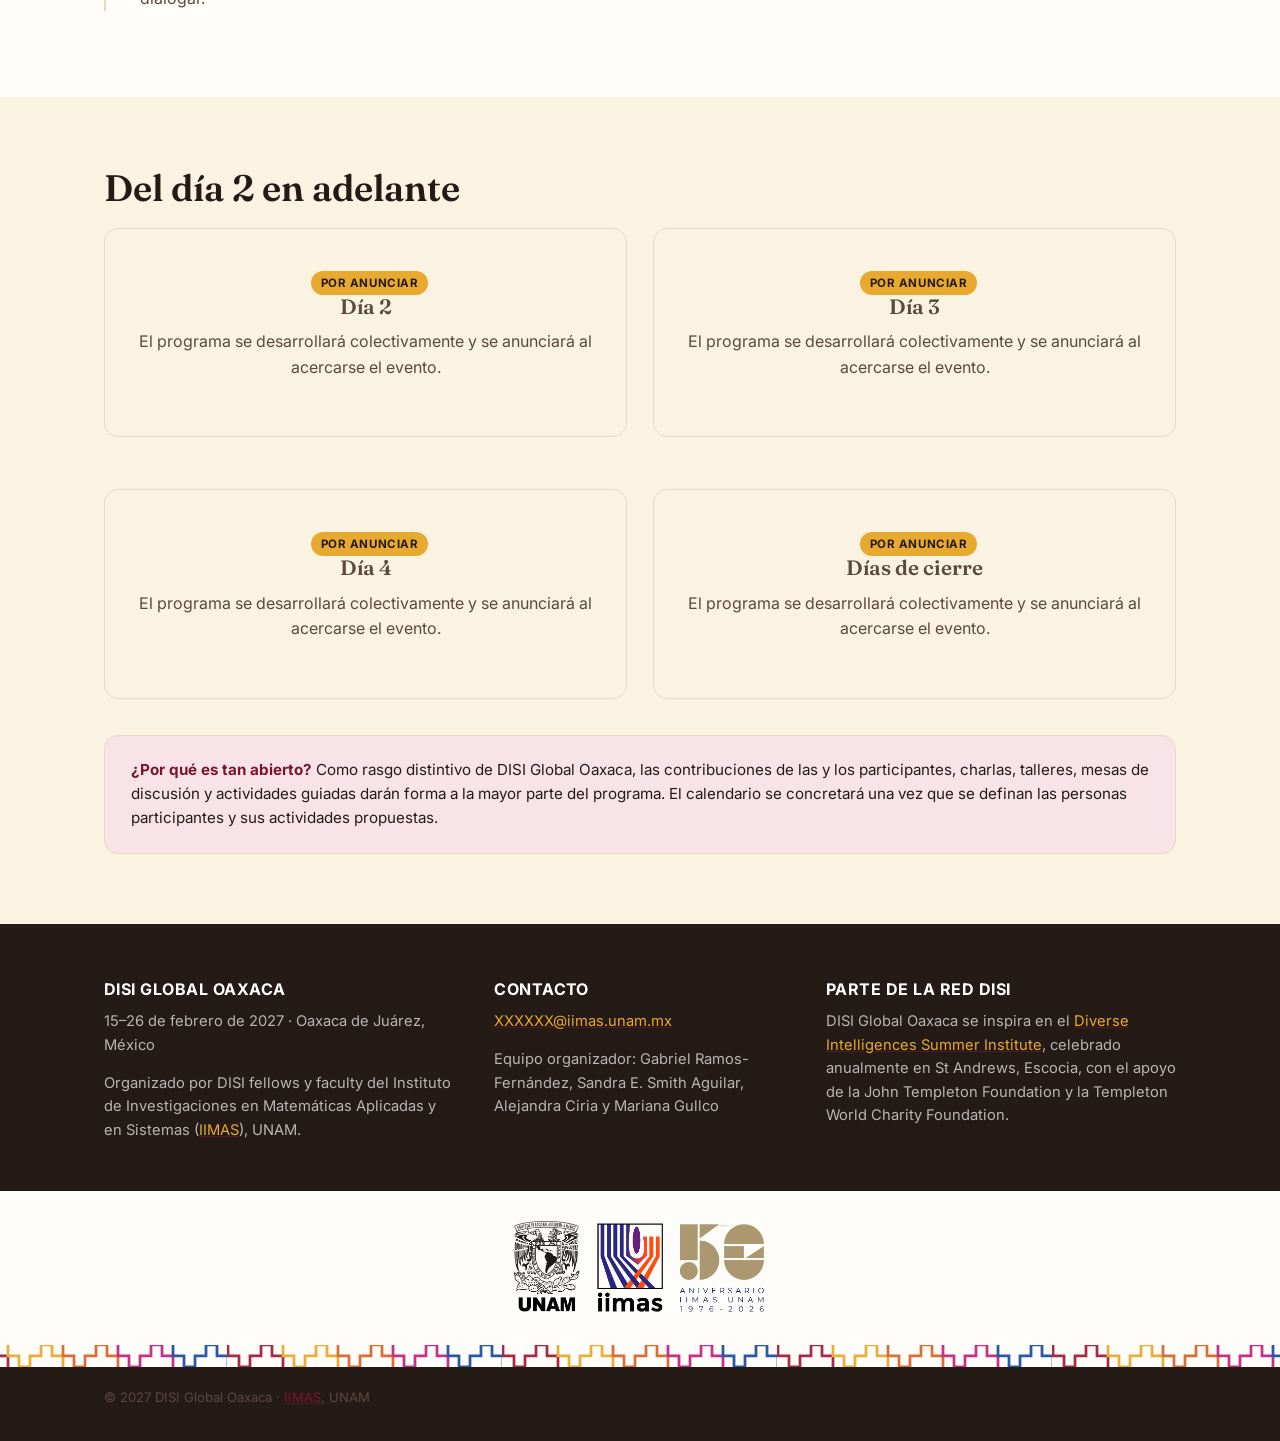
<file: program.html>
<!DOCTYPE html>
<html lang="es">
<head>
<meta charset="UTF-8">
<meta name="viewport" content="width=device-width, initial-scale=1.0">
<title>Program | DISI Global Oaxaca</title>
<meta name="description" content="A first look at the DISI Global Oaxaca program, opening day activities, with the rest of the week to be co-designed with the community.">
<link rel="icon" href="assets/favicon.svg" type="image/svg+xml">
<link rel="stylesheet" href="css/style.css">
</head>
<body>

<header class="site-header">
  <div class="container header-inner">
    <a href="index.html" class="brand">
      <span class="brand-mark">DISI Global Oaxaca</span>
      <span class="brand-sub">15–26 Feb 2027</span>
    </a>
    <button class="nav-toggle" aria-label="Toggle menu" aria-expanded="false">
      <span></span><span></span><span></span>
    </button>
    <nav class="site-nav">
      <a href="index.html">Home</a>
      <a href="about.html">About the Event</a>
      <a href="program.html">Program</a>
      <a href="organizers.html">Organizing Team</a>
      <a href="art.html">Art</a>
      <a href="venue.html">Venue &amp; Stay</a>
      <a href="participants.html">Participants</a>
      <a href="apply.html" class="nav-cta">Apply</a>
    </nav>
  </div>
</header>

<section class="page-hero">
  <div class="container">
    <span class="eyebrow">Program</span>
    <h1>A program built with the community</h1>
    <p>In keeping with DISI's collective spirit, the program will be further grounded once participants and their proposed contributions are defined. Below is the general program for the opening day. The rest of the program will be co-designed and announced as it develops.</p>
  </div>
</section>
<div class="pattern-strip"></div>

<section>
  <div class="container">
    <span class="pill">Day 1</span>
    <h2 style="margin-top:14px;">Arrival &amp; Welcome</h2>
    <div class="timeline" style="margin-top:32px;">
      <div class="timeline-item">
        <span class="time">Morning</span>
        <h3>Registration &amp; welcome gathering</h3>
        <p>Arrival, registration, and an informal welcome breakfast featuring local Oaxacan food, giving everyone a first chance to meet.</p>
      </div>
      <div class="timeline-item">
        <span class="time">Mid-morning</span>
        <h3>Opening ceremony</h3>
        <p>Welcome remarks from the organizing team and from representatives of local Oaxacan communities, framing the place and context we are gathering in.</p>
      </div>
      <div class="timeline-item">
        <span class="time">Late morning</span>
        <h3>Keynote: What is DISI Global?</h3>
        <p>An introductory talk by the organizers on the DISI network, and on the guiding question of this Oaxaca edition: how does an intelligent relationship between communities and their environment emerge and evolve within specific ecological and cultural contexts?</p>
      </div>
      <div class="timeline-item">
        <span class="time">Afternoon</span>
        <h3>Community-building activity</h3>
        <p>A guided icebreaker grounded in the DISI pillars, generating bonds, identities, and shared meaning, and breaking down the barrier of the unfamiliar.</p>
      </div>
      <div class="timeline-item">
        <span class="time">Late afternoon</span>
        <h3>Orientation to the collective projects</h3>
        <p>Introduction to the single collective research project and the single collective storytelling project, and to how each participant's proposed contribution fits in.</p>
      </div>
      <div class="timeline-item">
        <span class="time">Evening</span>
        <h3>Welcome dinner</h3>
        <p>A shared meal celebrating Oaxacan cuisine, music, and hospitality, the first of many informal spaces for dialogue.</p>
      </div>
    </div>
  </div>
</section>

<section class="section-alt">
  <div class="container">
    <h2>Days 2 onward</h2>
    <div class="grid grid-2">
      <div class="day-block tba">
        <span class="tba-tag">To be announced</span>
        <h3>Day 2</h3>
        <p>Program to be developed collectively and announced closer to the event.</p>
      </div>
      <div class="day-block tba">
        <span class="tba-tag">To be announced</span>
        <h3>Day 3</h3>
        <p>Program to be developed collectively and announced closer to the event.</p>
      </div>
      <div class="day-block tba">
        <span class="tba-tag">To be announced</span>
        <h3>Day 4</h3>
        <p>Program to be developed collectively and announced closer to the event.</p>
      </div>
      <div class="day-block tba">
        <span class="tba-tag">To be announced</span>
        <h3>Closing days</h3>
        <p>Program to be developed collectively and announced closer to the event.</p>
      </div>
    </div>
    <div class="note-box" style="margin-top:10px;">
      <strong>Why so open?</strong> As a hallmark of DISI Global Oaxaca, contributions from participants, talks, workshops, discussion tables, and guided activities, will shape most of the program. The schedule will become more concrete once participants and their proposed activities are defined.
    </div>
  </div>
</section>

<footer class="site-footer">
  <div class="container footer-inner">
    <div>
      <h3>DISI Global Oaxaca</h3>
      <p>February 15–26, 2027 · Oaxaca de Juárez, México</p>
      <p>Organized by DISI fellows and faculty from the Research Institute in Applied Mathematics and Systems (<a href="https://www.iimas.unam.mx/" target="_blank" rel="noopener noreferrer">IIMAS</a>), UNAM.</p>
    </div>
    <div>
      <h3>Contact</h3>
      <p><a href="mailto:XXXXXX@iimas.unam.mx">XXXXXX@iimas.unam.mx</a></p>
      <p>Organizing team: Gabriel Ramos-Fernández, Sandra E. Smith Aguilar, Alejandra Ciria &amp; Mariana Gullco</p>
    </div>
    <div>
      <h3>Part of the DISI Network</h3>
      <p>DISI Global Oaxaca is inspired by the <a href="https://disi.org/" target="_blank" rel="noopener noreferrer">Diverse Intelligences Summer Institute</a>, held annually in St Andrews, Scotland, and supported by the John Templeton Foundation and Templeton World Charity Foundation.</p>
    </div>
  </div>
  <div class="container footer-logo-row">
    <a href="https://www.iimas.unam.mx/" class="footer-logo-link" target="_blank" rel="noopener noreferrer" aria-label="IIMAS UNAM">
      <img src="assets/LOGO-IIMAS_50ANIV.png" alt="IIMAS UNAM 50 aniversario">
    </a>
  </div>
  <div class="footer-bottom container">
    <p>© 2027 DISI Global Oaxaca · <a href="https://www.iimas.unam.mx/" target="_blank" rel="noopener noreferrer">IIMAS</a>, UNAM</p>
  </div>
</footer>

<script src="js/i18n.js"></script>
<script src="js/main.js"></script>
</body>
</html>
</file>
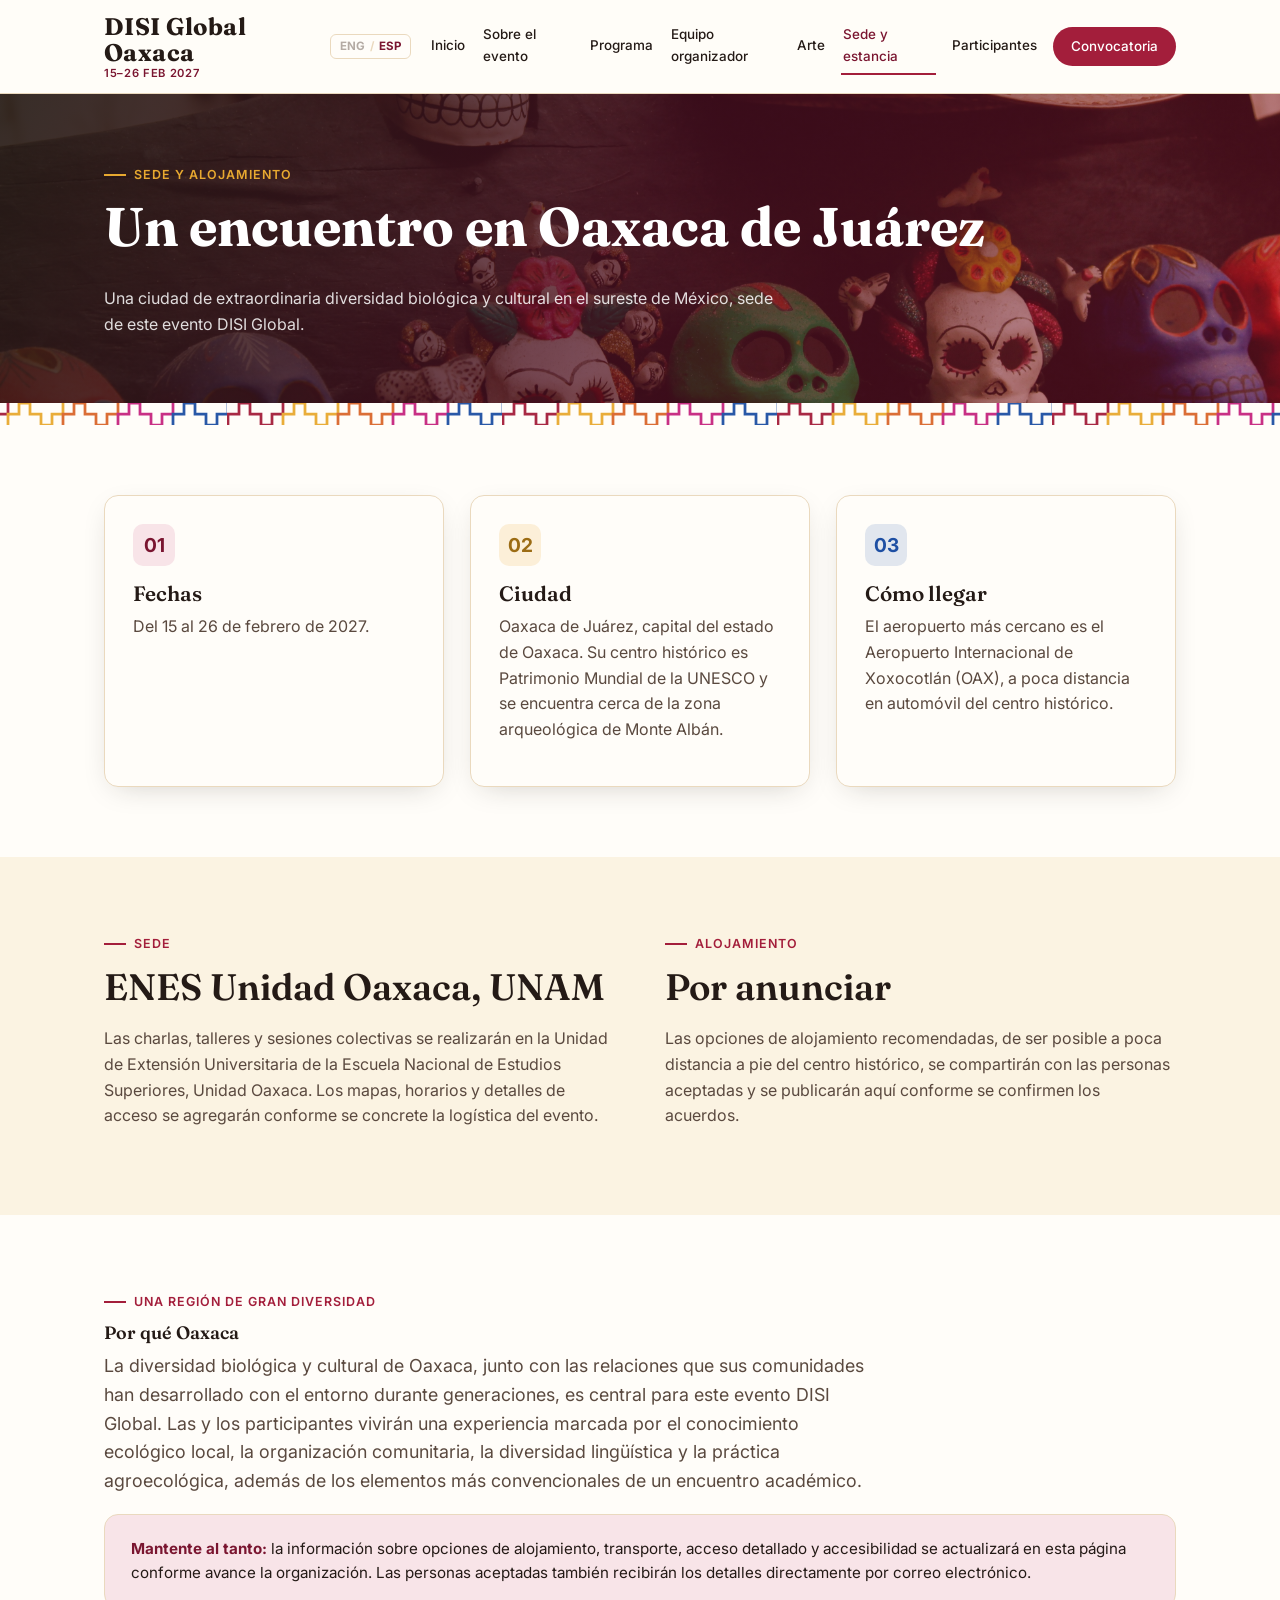
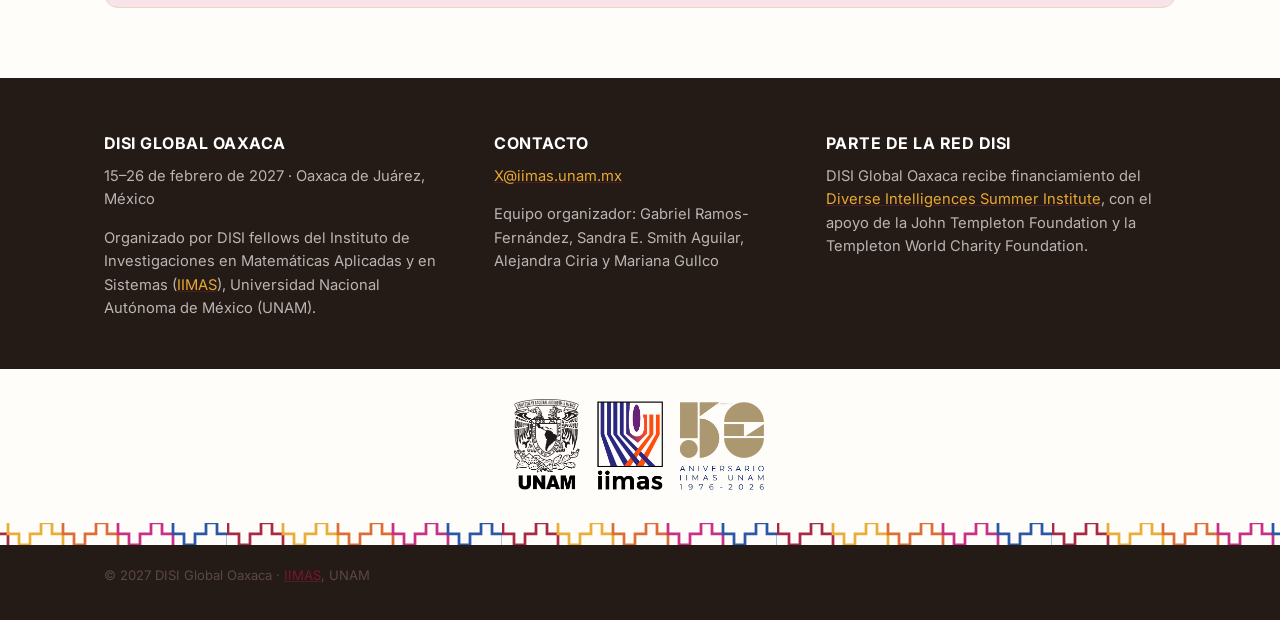
<file: venue.html>
<!DOCTYPE html>
<html lang="es">
<head>
<meta charset="UTF-8">
<meta name="viewport" content="width=device-width, initial-scale=1.0">
<title>Venue &amp; Accommodation — DISI Global Oaxaca</title>
<meta name="description" content="Venue, dates, accommodation, and travel information for DISI Global Oaxaca, February 15–26, 2027.">
<link rel="icon" href="assets/favicon.svg" type="image/svg+xml">
<link rel="stylesheet" href="css/style.css">
</head>
<body>

<header class="site-header">
  <div class="container header-inner">
    <a href="index.html" class="brand">
      <span class="brand-mark">DISI Global Oaxaca</span>
      <span class="brand-sub">15–26 Feb 2027</span>
    </a>
    <button class="nav-toggle" aria-label="Toggle menu" aria-expanded="false">
      <span></span><span></span><span></span>
    </button>
    <nav class="site-nav">
      <a href="index.html">Home</a>
      <a href="about.html">About the Event</a>
      <a href="program.html">Program</a>
      <a href="organizers.html">Organizing Team</a>
      <a href="art.html">Art</a>
      <a href="venue.html">Venue &amp; Stay</a>
      <a href="participants.html">Participants</a>
      <a href="apply.html" class="nav-cta">Apply</a>
    </nav>
  </div>
</header>

<section class="page-hero">
  <div class="container">
    <span class="eyebrow">Venue &amp; accommodation</span>
    <h1>Gathering in Oaxaca de Juárez</h1>
    <p>A city of extraordinary biological and cultural diversity in southeastern Mexico, and the setting for this DISI Global event.</p>
  </div>
</section>
<div class="pattern-strip"></div>

<section>
  <div class="container">
    <div class="grid grid-3">
      <div class="card">
        <div class="card-icon">01</div>
        <h3>Dates</h3>
        <p>February 15–26, 2027.</p>
      </div>
      <div class="card">
        <div class="card-icon mustard">02</div>
        <h3>City</h3>
        <p>Oaxaca de Juárez, capital of the state of Oaxaca — its historic center is a UNESCO World Heritage Site, close to the archaeological site of Monte Albán.</p>
      </div>
      <div class="card">
        <div class="card-icon cobalt">03</div>
        <h3>Getting there</h3>
        <p>The nearest airport is Xoxocotlán International Airport (OAX), a short drive from the historic center.</p>
      </div>
    </div>
  </div>
</section>

<section class="section-alt">
  <div class="container two-col">
    <div>
      <span class="eyebrow">Venue</span>
      <h2>ENES Unidad Oaxaca, UNAM</h2>
      <p>Talks, workshops, and collective sessions will take place at the University Extension Unit of the National School of Higher Studies, Oaxaca Unit. Maps, schedules, and detailed access information will be added as event logistics are finalized.</p>
    </div>
    <div>
      <span class="eyebrow">Accommodation</span>
      <h2>To be announced</h2>
      <p>Recommended accommodation — within walking distance of the historic center where possible — will be shared with accepted participants and posted here as arrangements are confirmed.</p>
    </div>
  </div>
</section>

<section>
  <div class="container">
    <span class="eyebrow">A region of rich diversity</span>
    <h2 class="lead-text">Why Oaxaca</h2>
    <p class="lead-text">Oaxaca's biological and cultural diversity — and the relationships its communities have developed with their environment over generations — is central to this DISI Global event. Participants can expect an experience shaped by local ecological knowledge, community organization, linguistic diversity, and agroecological practice, alongside the more conventional elements of an academic gathering.</p>
    <div class="note-box">
      <strong>Stay tuned:</strong> accommodation partners, transportation, detailed access, and accessibility information will be updated on this page as the event is organized. Accepted participants will also receive details directly by email.
    </div>
  </div>
</section>

<footer class="site-footer">
  <div class="container footer-inner">
    <div>
      <h3>DISI Global Oaxaca</h3>
      <p>February 15–26, 2027 · Oaxaca de Juárez, México</p>
      <p>Organized by DISI fellows from the Research Institute on Applied Mathematics and Systems (<a href="https://www.iimas.unam.mx/" target="_blank" rel="noopener noreferrer">IIMAS</a>), National Autonomous University of Mexico (UNAM).</p>
    </div>
    <div>
      <h3>Contact</h3>
      <p><a href="mailto:X@iimas.unam.mx">X@iimas.unam.mx</a></p>
      <p>Organizing team: Gabriel Ramos-Fernández, Sandra E. Smith Aguilar, Alejandra Ciria &amp; Mariana Gullco</p>
    </div>
    <div>
      <h3>Part of the DISI Network</h3>
      <p>DISI Global Oaxaca is funded by the <a href="https://disi.org/" target="_blank" rel="noopener noreferrer">Diverse Intelligences Summer Institute</a>, supported by the John Templeton Foundation and Templeton World Charity Foundation.</p>
    </div>
  </div>
  <div class="container footer-logo-row">
    <a href="https://www.iimas.unam.mx/" class="footer-logo-link" target="_blank" rel="noopener noreferrer" aria-label="IIMAS UNAM">
      <img src="assets/LOGO-IIMAS_50ANIV.png" alt="IIMAS UNAM 50 aniversario">
    </a>
  </div>
  <div class="footer-bottom container">
    <p>© 2027 DISI Global Oaxaca · <a href="https://www.iimas.unam.mx/" target="_blank" rel="noopener noreferrer">IIMAS</a>, UNAM</p>
  </div>
</footer>

<script src="js/i18n.js"></script>
<script src="js/main.js"></script>
</body>
</html>
</file>
<file: css/style.css>
/* ==========================================================================
   DISI Global Oaxaca — design system
   ========================================================================== */

@import url('https://fonts.googleapis.com/css2?family=Fraunces:opsz,wght@9..144,400;9..144,500;9..144,600;9..144,700&family=Inter:wght@400;500;600;700&display=swap');

:root {
  /* brand — grana cochinilla, the classic Oaxacan cochineal red */
  --cochinilla:        #A31E3B;
  --cochinilla-dark:   #7A1530;
  --cochinilla-tint:   #F8E4E8;

  /* Oaxaca-inspired accents — market walls, textiles */
  --terracotta:  #D9662C;
  --marigold:    #E8A930;
  --magenta:     #C5257F;
  --cobalt:      #1E4FA3;
  --wine:        #4A0F22;

  /* neutrals */
  --cream:       #FBF3E2;
  --paper:       #FFFDF9;
  --charcoal:    #241A16;
  --ink-soft:    #5A493F;
  --line:        #EAD9BE;

  --font-display: 'Fraunces', Georgia, serif;
  --font-body: 'Inter', -apple-system, BlinkMacSystemFont, sans-serif;

  --radius: 14px;
  --shadow-soft: 0 8px 30px -12px rgba(34, 31, 28, 0.25);
  --container: 1120px;
}

* { box-sizing: border-box; }
html { scroll-behavior: smooth; }

body {
  margin: 0;
  font-family: var(--font-body);
  color: var(--charcoal);
  background: var(--paper);
  line-height: 1.6;
  -webkit-font-smoothing: antialiased;
}

h1, h2, h3, h4 {
  font-family: var(--font-display);
  font-weight: 600;
  line-height: 1.15;
  margin: 0 0 0.5em;
  color: var(--charcoal);
}

h1 { font-size: clamp(2.2rem, 5vw, 3.4rem); font-weight: 700; }
h2 { font-size: clamp(1.6rem, 3vw, 2.3rem); }
h3 { font-size: 1.3rem; }

p { margin: 0 0 1em; color: var(--ink-soft); }
a { color: var(--cochinilla-dark); text-decoration-color: rgba(163,30,59,0.35); }
a:hover { color: var(--terracotta); }

.container {
  max-width: var(--container);
  margin: 0 auto;
  padding: 0 24px;
}

.eyebrow {
  display: inline-flex;
  align-items: center;
  gap: 8px;
  font-size: 0.78rem;
  font-weight: 600;
  letter-spacing: 0.08em;
  text-transform: uppercase;
  color: var(--cochinilla);
  margin-bottom: 0.9em;
}
.eyebrow::before {
  content: "";
  width: 22px;
  height: 2px;
  background: var(--cochinilla);
  display: inline-block;
}

/* ---------------------------------- pattern strip ---------------------- */
.pattern-strip {
  height: 22px;
  background: url('../assets/pattern.svg') repeat-x center / auto 100%;
  opacity: 0.95;
}

/* ---------------------------------- header ------------------------------ */
.site-header {
  position: sticky;
  top: 0;
  z-index: 100;
  background: rgba(255, 253, 248, 0.92);
  backdrop-filter: blur(8px);
  border-bottom: 1px solid var(--line);
}
.header-inner {
  display: flex;
  align-items: center;
  justify-content: space-between;
  padding: 14px 24px;
}
.brand {
  display: flex;
  flex-direction: column;
  text-decoration: none;
  line-height: 1.1;
}
.brand-mark {
  font-family: var(--font-display);
  font-weight: 700;
  font-size: 1.5rem;
  color: var(--charcoal);
  letter-spacing: 0.02em;
}
.brand-sub {
  font-size: 0.7rem;
  color: var(--cochinilla-dark);
  font-weight: 600;
  letter-spacing: 0.06em;
  text-transform: uppercase;
}

.site-nav {
  display: flex;
  align-items: center;
  gap: 14px;
}
.site-nav a {
  font-size: 0.84rem;
  font-weight: 500;
  color: var(--charcoal);
  text-decoration: none;
  padding: 6px 2px;
  border-bottom: 2px solid transparent;
  transition: border-color 0.15s ease, color 0.15s ease;
}
.site-nav a:hover { color: var(--cochinilla-dark); }
.site-nav a.active { border-color: var(--cochinilla); color: var(--cochinilla-dark); }
.site-nav a.nav-cta {
  background: var(--cochinilla);
  color: #fff;
  padding: 9px 18px;
  border-radius: 999px;
  border-bottom: none;
}
.site-nav a.nav-cta:hover { background: var(--terracotta); color: #fff; }

.language-switch {
  display: inline-flex;
  align-items: center;
  gap: 5px;
  margin-left: auto;
  margin-right: 18px;
  padding: 6px 9px;
  border: 1px solid var(--line);
  border-radius: 6px;
  background: var(--paper);
  color: var(--ink-soft);
  font: 700 0.72rem/1 var(--font-body);
  letter-spacing: 0;
  cursor: pointer;
}
.language-switch:hover { border-color: var(--cochinilla); }
.language-switch span[data-lang] { opacity: 0.45; }
.language-switch span[data-lang].is-active { color: var(--cochinilla-dark); opacity: 1; }
.language-divider { color: var(--line); }

.nav-toggle {
  display: none;
  flex-direction: column;
  gap: 5px;
  background: none;
  border: none;
  cursor: pointer;
  padding: 8px;
}
.nav-toggle span {
  width: 24px;
  height: 2px;
  background: var(--charcoal);
  display: block;
}

/* ---------------------------------- buttons ------------------------------ */
.btn {
  display: inline-flex;
  align-items: center;
  gap: 8px;
  padding: 12px 24px;
  border-radius: 999px;
  font-weight: 600;
  font-size: 0.95rem;
  text-decoration: none;
  border: 2px solid transparent;
  transition: transform 0.15s ease, box-shadow 0.15s ease, background 0.15s ease;
}
.btn:hover { transform: translateY(-1px); }
.btn-primary { background: var(--cochinilla); color: #fff; }
.btn-primary:hover { background: var(--cochinilla-dark); color: #fff; }
.btn-primary.on-hero { background: var(--marigold); color: var(--charcoal); }
.btn-primary.on-hero:hover { background: #fff; color: var(--cochinilla-dark); }
.btn-outline { border-color: var(--charcoal); color: var(--charcoal); }
.btn-outline:hover { border-color: var(--cochinilla-dark); color: var(--cochinilla-dark); }
.btn-outline.on-dark { border-color: #fff; color: #fff; }
.btn-outline.on-dark:hover { border-color: var(--marigold); color: var(--marigold); }

/* ---------------------------------- hero ------------------------------ */
.hero {
  position: relative;
  background: var(--wine);
  color: #fff;
  padding: 90px 0 70px;
  overflow: hidden;
}
.hero::before {
  content: "";
  position: absolute;
  inset: 0;
  z-index: 1;
  background: linear-gradient(100deg, rgba(36,26,22,0.90) 0%, rgba(74,15,34,0.72) 42%, rgba(163,30,59,0.36) 100%);
  pointer-events: none;
}
.hero-media {
  position: absolute;
  inset: 0;
  z-index: 0;
  overflow: hidden;
}
.hero-image-layer {
  position: absolute;
  inset: 0;
  background: url('../assets/analuisa-gamboa-DISI.jpg') center 60% / cover no-repeat;
  opacity: 0;
  transform: scale(1.02);
  transition: opacity 1.2s ease;
}
.hero-image-layer.is-visible { opacity: 1; }
.hero-inner { position: relative; z-index: 3; max-width: 840px; margin: 0 auto; text-align: center; }

/* animated, mouse-reactive color blobs — homepage hero only */
.hero-blobs {
  position: absolute;
  inset: 0;
  z-index: 2;
  overflow: hidden;
  pointer-events: none;
  transition: transform 0.35s ease-out;
}
.hero-blob {
  position: absolute;
  border-radius: 50%;
  filter: blur(70px);
  opacity: 0.45;
  mix-blend-mode: screen;
  will-change: transform;
}
.hero-blob.b1 { width: 360px; height: 360px; background: var(--marigold); top: -80px; left: 6%; animation: drift1 15s ease-in-out infinite; }
.hero-blob.b2 { width: 300px; height: 300px; background: var(--cobalt); bottom: -100px; right: 10%; animation: drift2 19s ease-in-out infinite; }
.hero-blob.b3 { width: 240px; height: 240px; background: var(--terracotta); top: 28%; right: 26%; animation: drift3 12s ease-in-out infinite; }
.hero-blob.b4 { width: 200px; height: 200px; background: var(--marigold); bottom: 8%; left: 32%; animation: drift1 17s ease-in-out infinite reverse; }
.hero-blob.b5 { width: 280px; height: 280px; background: linear-gradient(135deg, var(--cochinilla), var(--cobalt)); top: -70px; right: -50px; animation: drift3 16s ease-in-out infinite reverse; }

@keyframes drift1 {
  0%, 100% { transform: translate(0, 0) scale(1); }
  50% { transform: translate(34px, -24px) scale(1.08); }
}
@keyframes drift2 {
  0%, 100% { transform: translate(0, 0) scale(1); }
  50% { transform: translate(-28px, 26px) scale(0.94); }
}
@keyframes drift3 {
  0%, 100% { transform: translate(0, 0) scale(1); }
  50% { transform: translate(22px, 18px) scale(1.12); }
}
@media (prefers-reduced-motion: reduce) {
  .hero-blob { animation: none; }
}

.hero h1 { color: #fff; text-shadow: 0 2px 24px rgba(0,0,0,0.35); }
.hero p.lede { color: rgba(255,255,255,0.88); font-size: 1.15rem; max-width: 620px; margin-left: auto; margin-right: auto; }
.hero .meta-row {
  display: flex;
  flex-wrap: wrap;
  justify-content: center;
  gap: 22px;
  margin: 28px 0 32px;
  font-size: 0.95rem;
  font-weight: 500;
}
.hero .meta-row span { display: flex; align-items: center; gap: 8px; }
.hero .meta-row span::before {
  content: "";
  width: 6px;
  height: 6px;
  border-radius: 2px;
  background: var(--marigold);
  display: inline-block;
  flex-shrink: 0;
}
.hero .cta-row { display: flex; flex-wrap: wrap; justify-content: center; gap: 14px; }

.page-hero {
  position: relative;
  overflow: hidden;
  background: var(--wine);
  color: #fff;
  padding: 64px 0 50px;
}
.page-hero::before {
  content: "";
  position: absolute;
  inset: 0;
  z-index: 1;
  background: linear-gradient(120deg, rgba(36,26,22,0.90) 0%, rgba(74,15,34,0.76) 48%, rgba(163,30,59,0.42) 100%);
  pointer-events: none;
}
.page-hero-media {
  position: absolute;
  inset: 0;
  z-index: 0;
  overflow: hidden;
}
.page-hero-image-layer {
  position: absolute;
  inset: 0;
  background: url('../assets/analuisa-gamboa-DISI.jpg') center 60% / cover no-repeat;
  opacity: 0;
  transform: scale(1.02);
  transition: opacity 1.2s ease;
}
.page-hero-image-layer.is-visible { opacity: 1; }
.page-hero .container { position: relative; z-index: 2; }
.page-hero .eyebrow { color: var(--marigold); }
.page-hero .eyebrow::before { background: var(--marigold); }
.page-hero p { color: rgba(255,255,255,0.85); max-width: 680px; }
.page-hero h1 { color: #fff; }

/* ---------------------------------- sections ------------------------------ */
section { padding: 70px 0; }
.section-alt { background: var(--cream); }
.section-tight { padding: 50px 0; }

.lead-text { font-size: 1.12rem; max-width: 780px; }

.grid {
  display: grid;
  gap: 26px;
}
.grid-2 { grid-template-columns: repeat(2, 1fr); }
.grid-3 { grid-template-columns: repeat(3, 1fr); }
.grid-4 { grid-template-columns: repeat(4, 1fr); }

.card {
  background: var(--paper);
  border: 1px solid var(--line);
  border-radius: var(--radius);
  padding: 28px;
  box-shadow: var(--shadow-soft);
  transition: transform 0.18s ease, box-shadow 0.18s ease;
}
.card:hover { transform: translateY(-3px); }
.card h3 { margin-bottom: 0.4em; }
.card-wide {
  grid-column: 1 / -1;
  display: flex;
  align-items: center;
  gap: 22px;
}
.card-wide p { margin-bottom: 0; }
.card-wide .card-icon { flex: 0 0 auto; margin-bottom: 0; }
.card .card-icon {
  width: 42px; height: 42px;
  border-radius: 10px;
  display: flex; align-items: center; justify-content: center;
  background: var(--cochinilla-tint);
  color: var(--cochinilla-dark);
  font-size: 1.2rem;
  margin-bottom: 16px;
  font-weight: 700;
}
/* color-blocking accent variants for card icons */
.card .card-icon.mustard     { background: rgba(232,169,48,0.16); color: #9C6C14; }
.card .card-icon.terracotta  { background: rgba(217,102,44,0.14); color: var(--terracotta); }
.card .card-icon.magenta     { background: rgba(197,37,127,0.13); color: var(--magenta); }
.card .card-icon.cobalt      { background: rgba(30,79,163,0.13); color: var(--cobalt); }

.pill {
  display: inline-block;
  padding: 5px 14px;
  border-radius: 999px;
  background: var(--cochinilla-tint);
  color: var(--cochinilla-dark);
  font-size: 0.78rem;
  font-weight: 600;
  letter-spacing: 0.03em;
}

blockquote {
  border-left: 3px solid var(--terracotta);
  margin: 1.5em 0;
  padding: 0.2em 0 0.2em 1.4em;
  font-family: var(--font-display);
  font-size: 1.2rem;
  color: var(--charcoal);
}

ul.checklist { list-style: none; padding: 0; margin: 0; }
ul.checklist li {
  position: relative;
  padding: 8px 0 8px 30px;
  color: var(--ink-soft);
  border-bottom: 1px dashed var(--line);
}
ul.checklist li:last-child { border-bottom: none; }
ul.checklist li::before {
  content: "";
  position: absolute;
  left: 0; top: 14px;
  width: 10px; height: 10px;
  border-radius: 3px;
  background: var(--terracotta);
}

/* ---------------------------------- timeline (program page) ------------ */
.timeline {
  position: relative;
  padding-left: 34px;
  border-left: 2px solid var(--line);
}
.timeline-item { position: relative; padding-bottom: 34px; }
.timeline-item:last-child { padding-bottom: 0; }
.timeline-item::before {
  content: "";
  position: absolute;
  left: -41px; top: 4px;
  width: 14px; height: 14px;
  border-radius: 50%;
  background: var(--cochinilla);
  border: 3px solid var(--paper);
  box-shadow: 0 0 0 2px var(--cochinilla);
}
.timeline-item .time {
  font-size: 0.8rem;
  font-weight: 700;
  letter-spacing: 0.05em;
  text-transform: uppercase;
  color: var(--cochinilla-dark);
  margin-bottom: 4px;
  display: block;
}
.day-block {
  border: 1px solid var(--line);
  border-radius: var(--radius);
  padding: 32px;
  background: var(--paper);
  margin-bottom: 26px;
}
.day-block.tba {
  background: var(--cream);
  text-align: center;
  padding: 40px 32px;
}
.day-block.tba h3 { color: var(--ink-soft); }

/* ---------------------------------- profile cards ------------------------------ */
.profile-card {
  background: var(--paper);
  border: 1px solid var(--line);
  border-radius: var(--radius);
  padding: 26px;
  text-align: left;
  display: flex;
  flex-direction: column;
}
.profile-photo {
  width: 156px;
  height: 156px;
  max-width: 100%;
  border-radius: 50%;
  object-fit: cover;
  object-position: center;
  margin: 0 auto 18px;
  border: 3px solid var(--paper);
  box-shadow: 0 8px 24px -18px rgba(36,26,22,0.7);
}
.profile-photo-portrait { object-position: center 28%; }
.profile-photo-mariana { object-position: 78% center; }
.organizer-grid .profile-card { height: 100%; }
.profile-card h3 { margin-bottom: 0.3em; }
.profile-avatar {
  width: 64px; height: 64px;
  border-radius: 50%;
  background: linear-gradient(135deg, var(--cochinilla), var(--wine));
  color: #fff;
  display: flex; align-items: center; justify-content: center;
  font-family: var(--font-display);
  font-weight: 700;
  font-size: 1.3rem;
  margin-bottom: 16px;
}
.profile-avatar.mustard { background: linear-gradient(135deg, var(--marigold), var(--terracotta)); }
.profile-avatar.cobalt  { background: linear-gradient(135deg, var(--cobalt), var(--magenta)); }
.profile-card .role {
  color: var(--terracotta);
  font-weight: 600;
  font-size: 0.85rem;
  line-height: 1.45;
  margin-bottom: 14px;
  display: block;
}
.profile-card p {
  font-size: 0.92rem;
  margin-bottom: 0.9em;
}
.profile-links {
  display: flex;
  flex-wrap: wrap;
  gap: 10px;
  margin-top: auto;
  padding-top: 8px;
}
.profile-links a {
  display: inline-flex;
  align-items: center;
  border: 1px solid var(--line);
  border-radius: 999px;
  padding: 6px 12px;
  font-size: 0.82rem;
  font-weight: 700;
  text-decoration: none;
  background: var(--cream);
}

/* ---------------------------------- empty state ------------------------------ */
.empty-state {
  text-align: center;
  padding: 70px 30px;
  border: 2px dashed var(--line);
  border-radius: var(--radius);
  background: var(--cream);
}
.empty-state .icon {
  font-family: var(--font-display);
  font-size: 2.6rem;
  color: var(--cochinilla);
  margin-bottom: 8px;
}

/* ---------------------------------- facts strip ------------------------------ */
.facts-strip {
  display: grid;
  grid-template-columns: repeat(4, 1fr);
  gap: 0;
  background: var(--charcoal);
  color: #fff;
  border-radius: var(--radius);
  overflow: hidden;
}
.facts-strip .fact {
  padding: 26px 20px;
  border-right: 1px solid rgba(255,255,255,0.12);
}
.facts-strip .fact:last-child { border-right: none; }
.facts-strip .fact .label {
  font-size: 0.72rem;
  text-transform: uppercase;
  letter-spacing: 0.06em;
  color: var(--marigold);
  font-weight: 700;
  margin-bottom: 6px;
}
.facts-strip .fact .value { font-family: var(--font-display); font-size: 1.15rem; }

/* ---------------------------------- footer ------------------------------ */
.site-footer {
  background: var(--charcoal);
  color: rgba(255,255,255,0.75);
  padding: 56px 0 20px;
}
.footer-inner {
  display: grid;
  grid-template-columns: 1.2fr 1fr 1.2fr;
  gap: 40px;
  padding-bottom: 34px;
}
.footer-inner h3 {
  color: #fff;
  font-size: 1rem;
  font-family: var(--font-body);
  font-weight: 700;
  letter-spacing: 0.03em;
  text-transform: uppercase;
  margin-bottom: 12px;
}
.footer-inner p { color: rgba(255,255,255,0.68); font-size: 0.92rem; }
.footer-inner a { color: var(--marigold); }
.footer-logo-row {
  max-width: none;
  width: 100%;
  margin: 0;
  padding: 30px 0 0;
  background: var(--paper);
}
.footer-logo-row::after {
  content: "";
  display: block;
  height: 22px;
  margin-top: 28px;
  background: url('../assets/pattern.svg') repeat-x center / auto 100%;
  opacity: 0.95;
  transform: scaleY(-1);
}
.footer-logo-link {
  display: flex;
  align-items: center;
  justify-content: center;
  width: min(100%, 460px);
  max-width: 460px;
  margin: 0 auto;
  padding: 0 24px;
}
.footer-logo-link img {
  display: block;
  width: min(100%, 420px);
  max-height: 96px;
  object-fit: contain;
}
.footer-bottom {
  border-top: none;
  padding-top: 20px;
  font-size: 0.82rem;
  color: rgba(255,255,255,0.55);
}

/* ---------------------------------- misc ------------------------------ */
.two-col {
  display: grid;
  grid-template-columns: 1fr 1fr;
  gap: 50px;
  align-items: start;
}
.note-box {
  border: 1px solid var(--line);
  background: var(--cochinilla-tint);
  border-radius: var(--radius);
  padding: 22px 26px;
  font-size: 0.95rem;
}
.note-box strong { color: var(--cochinilla-dark); }

.tba-tag {
  display: inline-block;
  background: var(--marigold);
  color: var(--charcoal);
  font-size: 0.72rem;
  font-weight: 700;
  letter-spacing: 0.05em;
  text-transform: uppercase;
  padding: 3px 10px;
  border-radius: 999px;
  margin-left: 8px;
  vertical-align: middle;
}

/* ---------------------------------- responsive ------------------------------ */
@media (max-width: 1180px) {
  .nav-toggle { display: flex; }
  .site-nav {
    position: absolute;
    top: 100%; left: 0; right: 0;
    background: var(--paper);
    flex-direction: column;
    align-items: flex-start;
    padding: 16px 24px 24px;
    border-bottom: 1px solid var(--line);
    display: none;
    gap: 14px;
  }
  .site-nav.open { display: flex; }
  .site-nav a.nav-cta { margin-top: 6px; }
}

@media (max-width: 900px) {
  .grid-3, .grid-4 { grid-template-columns: repeat(2, 1fr); }
  .footer-inner { grid-template-columns: 1fr; gap: 28px; }
  .two-col { grid-template-columns: 1fr; gap: 30px; }
  .facts-strip { grid-template-columns: repeat(2, 1fr); }
  .facts-strip .fact:nth-child(2) { border-right: none; }
}

@media (max-width: 720px) {
  .brand-mark { font-size: 1.25rem; }
  .language-switch { margin-left: auto; margin-right: 6px; }
  .grid-2, .grid-3, .grid-4 { grid-template-columns: 1fr; }
  .card-wide { display: block; }
  .card-wide .card-icon { margin-bottom: 16px; }
  .facts-strip { grid-template-columns: 1fr; }
  .facts-strip .fact { border-right: none; border-bottom: 1px solid rgba(255,255,255,0.12); }
  .footer-logo-link { width: 100%; justify-content: center; }
}
</file>
